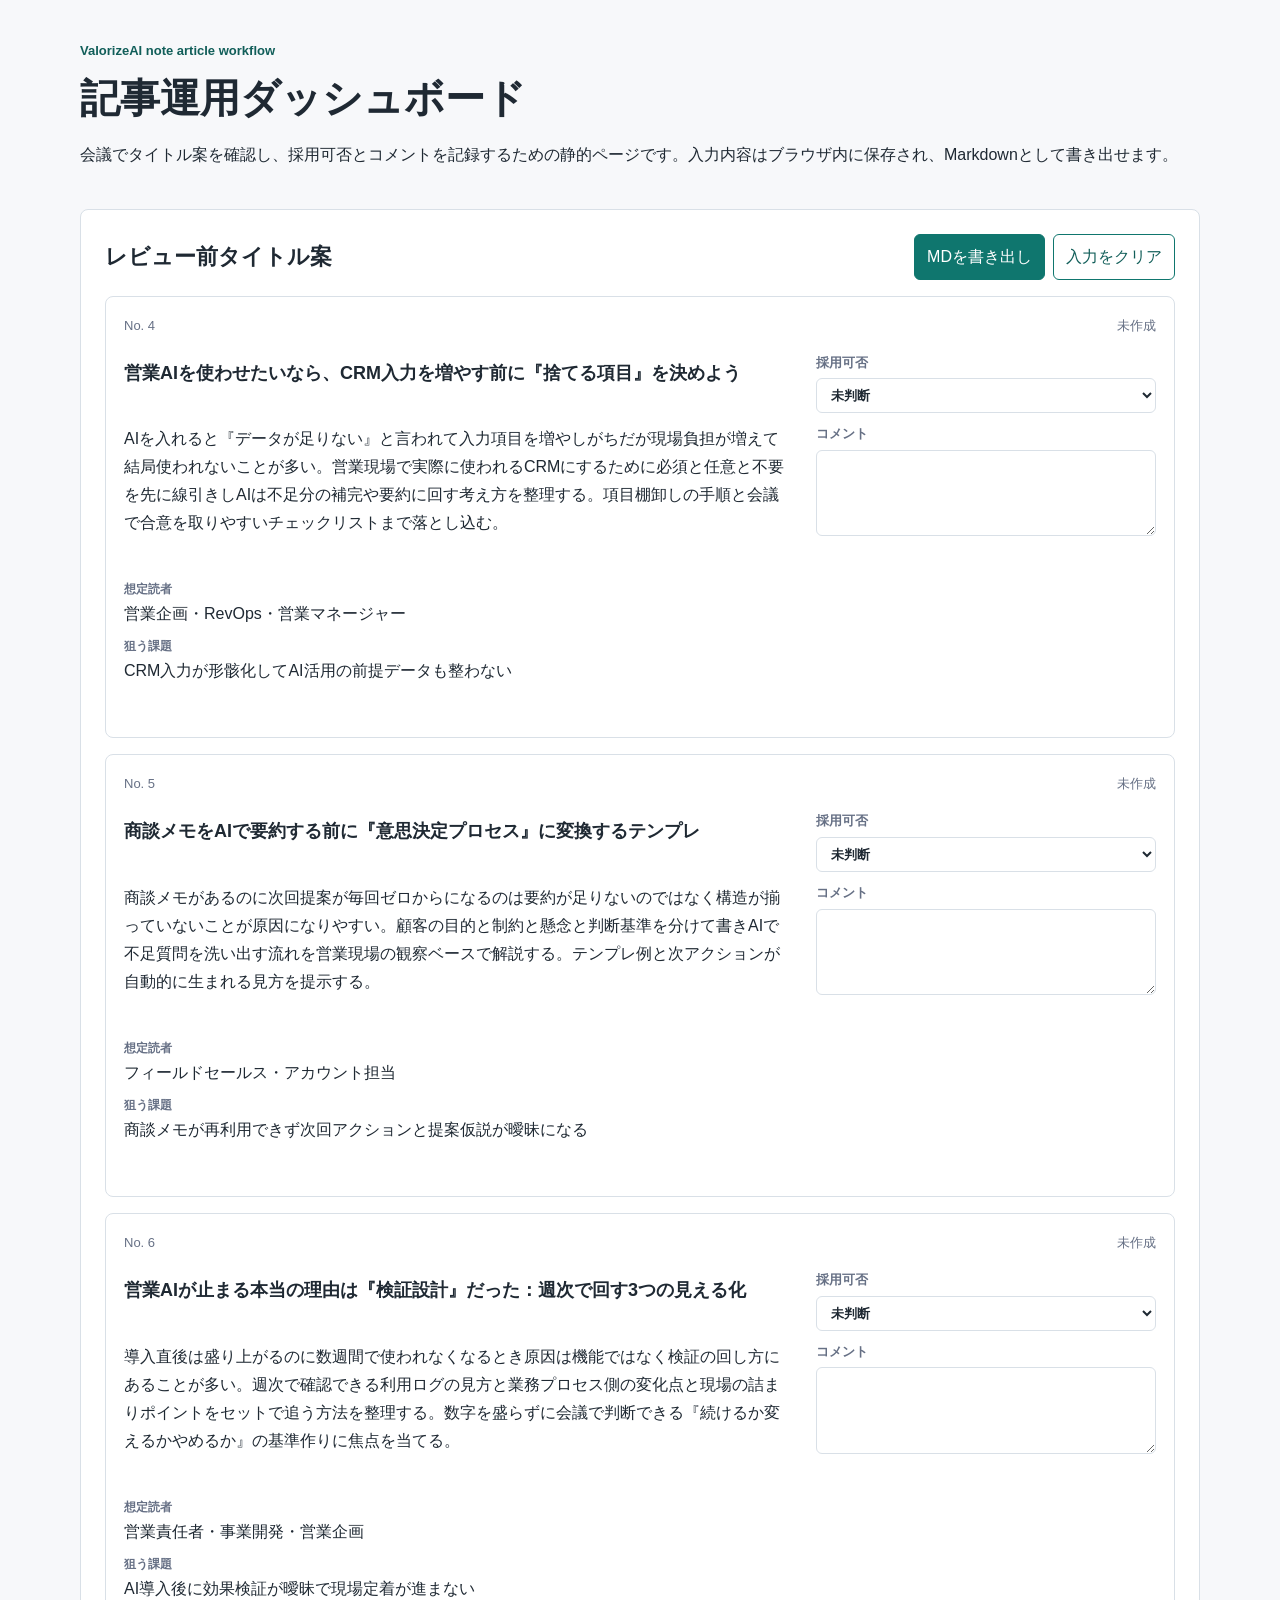
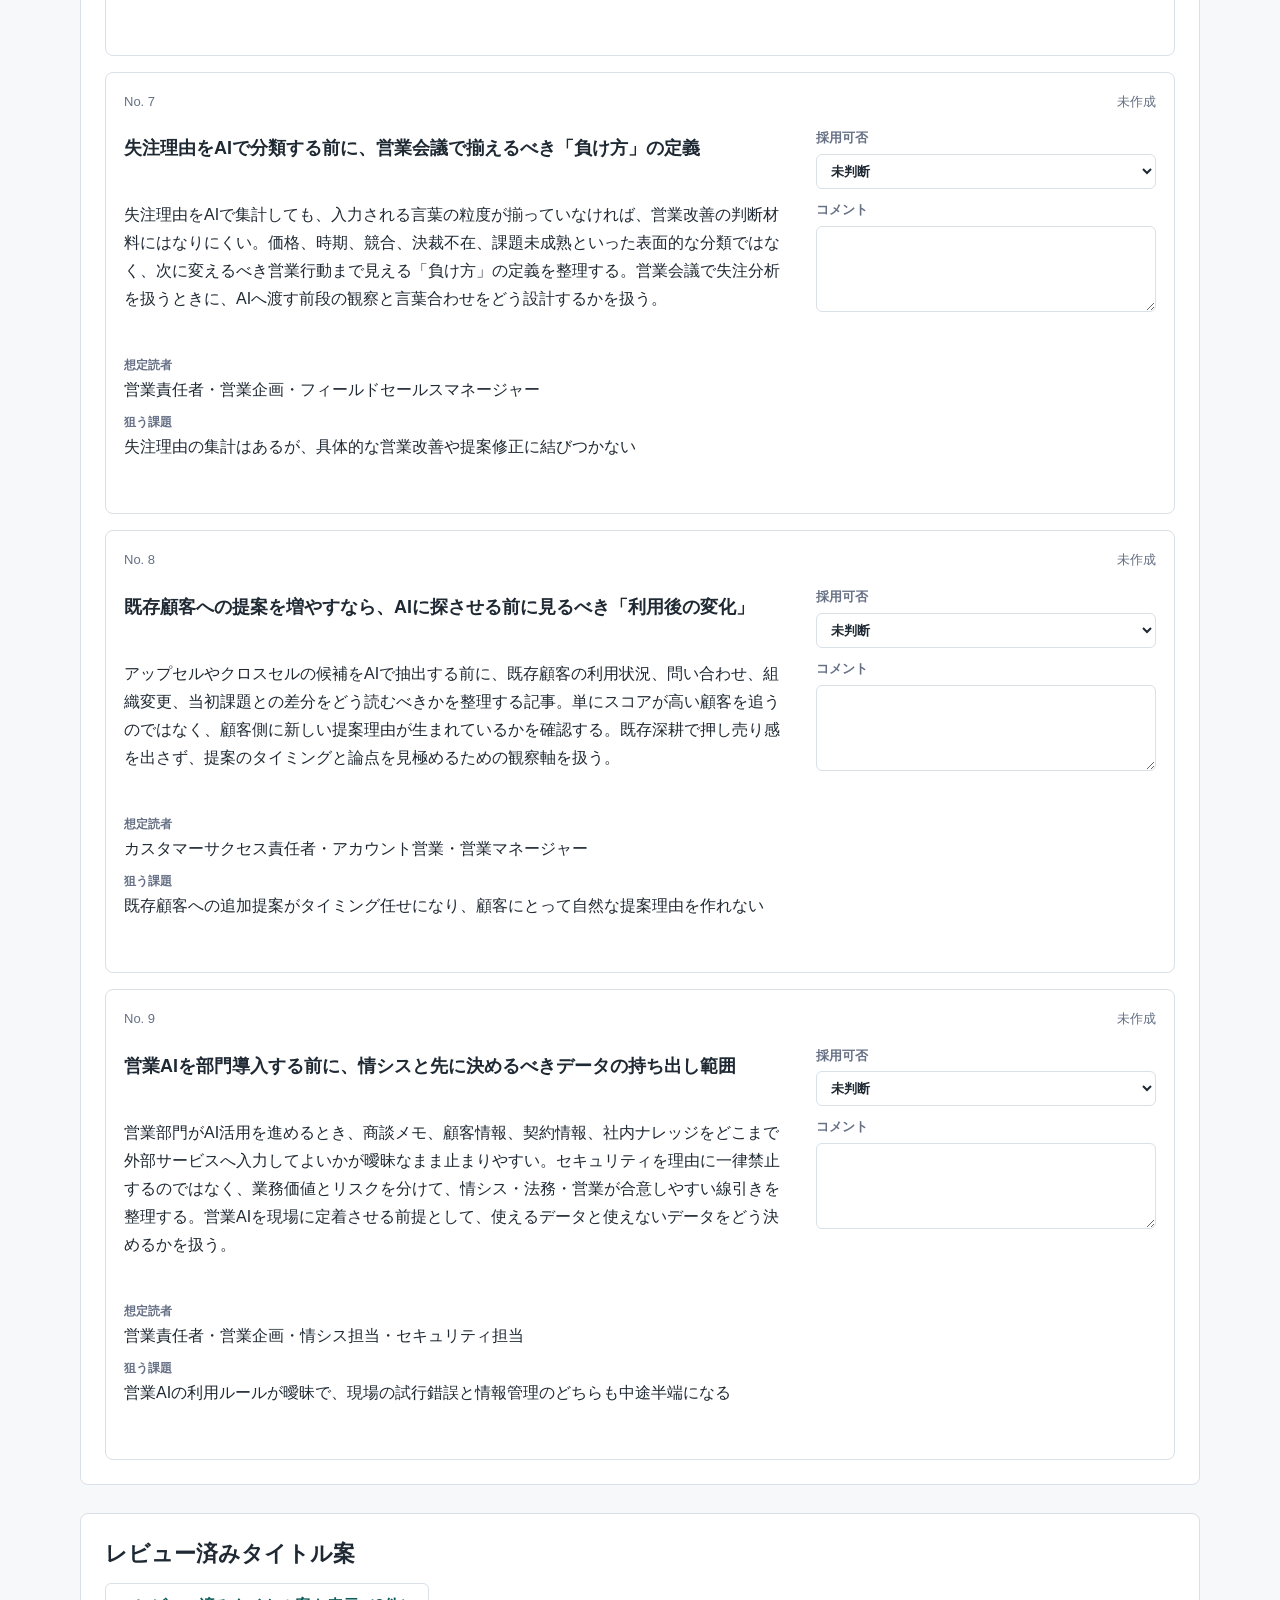
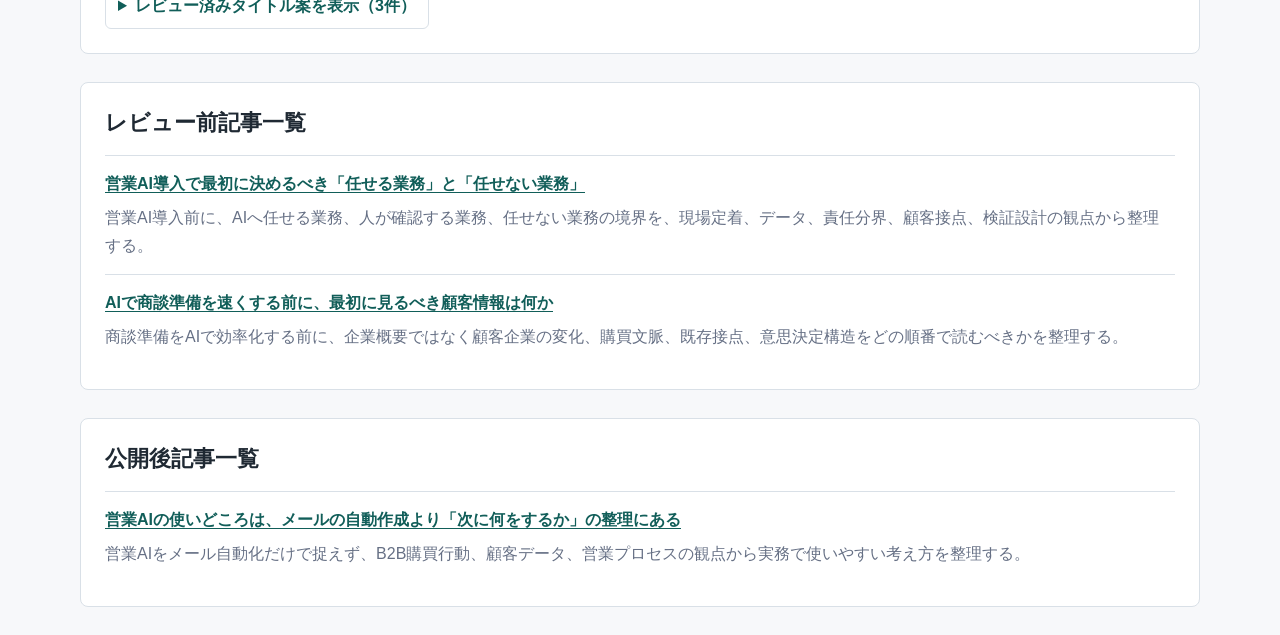
<file: index.html>
<!doctype html>
<html lang="ja">
<head>
  <meta charset="utf-8">
  <meta name="viewport" content="width=device-width, initial-scale=1">
  <meta name="robots" content="noindex, nofollow">
  <title>ValorizeAI 記事運用ダッシュボード</title>
  <meta name="description" content="タイトル案、レビュー前記事、公開後記事を確認する会議用ダッシュボードです。">
  <link rel="stylesheet" href="./styles.css">
</head><body>
  <header class="site-header">
    <p class="eyebrow">ValorizeAI note article workflow</p>
    <h1>記事運用ダッシュボード</h1>
    <p>会議でタイトル案を確認し、採用可否とコメントを記録するための静的ページです。入力内容はブラウザ内に保存され、Markdownとして書き出せます。</p>
  </header>
  <main>
    <section class="section">
      <div class="section-title">
        <h2>レビュー前タイトル案</h2>
        <div class="actions">
          <button type="button" id="exportMarkdown">MDを書き出し</button>
          <button type="button" id="clearLocal">入力をクリア</button>
        </div>
      </div>
      <div class="ideas-grid">
        <article class="idea-card" data-row-id="4" data-title="営業AIを使わせたいなら、CRM入力を増やす前に『捨てる項目』を決めよう">
          <div class="card-head">
            <span class="number">No. 4</span>
            <span class="status">未作成</span>
          </div>
          <h3>営業AIを使わせたいなら、CRM入力を増やす前に『捨てる項目』を決めよう</h3>
          <p>AIを入れると『データが足りない』と言われて入力項目を増やしがちだが現場負担が増えて結局使われないことが多い。営業現場で実際に使われるCRMにするために必須と任意と不要を先に線引きしAIは不足分の補完や要約に回す考え方を整理する。項目棚卸しの手順と会議で合意を取りやすいチェックリストまで落とし込む。</p>
          <dl>
            <div><dt>想定読者</dt><dd>営業企画・RevOps・営業マネージャー</dd></div>
            <div><dt>狙う課題</dt><dd>CRM入力が形骸化してAI活用の前提データも整わない</dd></div>
          </dl>
          <div class="review-controls">
            <label>
              採用可否
              <select data-field="decision">
                <option value="未判断" selected>未判断</option>
<option value="採用">採用</option>
<option value="不採用">不採用</option>
<option value="保留">保留</option>
              </select>
            </label>
            <label>
              コメント
              <textarea data-field="comment" rows="3"></textarea>
            </label>
          </div>
        </article>
<article class="idea-card" data-row-id="5" data-title="商談メモをAIで要約する前に『意思決定プロセス』に変換するテンプレ">
          <div class="card-head">
            <span class="number">No. 5</span>
            <span class="status">未作成</span>
          </div>
          <h3>商談メモをAIで要約する前に『意思決定プロセス』に変換するテンプレ</h3>
          <p>商談メモがあるのに次回提案が毎回ゼロからになるのは要約が足りないのではなく構造が揃っていないことが原因になりやすい。顧客の目的と制約と懸念と判断基準を分けて書きAIで不足質問を洗い出す流れを営業現場の観察ベースで解説する。テンプレ例と次アクションが自動的に生まれる見方を提示する。</p>
          <dl>
            <div><dt>想定読者</dt><dd>フィールドセールス・アカウント担当</dd></div>
            <div><dt>狙う課題</dt><dd>商談メモが再利用できず次回アクションと提案仮説が曖昧になる</dd></div>
          </dl>
          <div class="review-controls">
            <label>
              採用可否
              <select data-field="decision">
                <option value="未判断" selected>未判断</option>
<option value="採用">採用</option>
<option value="不採用">不採用</option>
<option value="保留">保留</option>
              </select>
            </label>
            <label>
              コメント
              <textarea data-field="comment" rows="3"></textarea>
            </label>
          </div>
        </article>
<article class="idea-card" data-row-id="6" data-title="営業AIが止まる本当の理由は『検証設計』だった：週次で回す3つの見える化">
          <div class="card-head">
            <span class="number">No. 6</span>
            <span class="status">未作成</span>
          </div>
          <h3>営業AIが止まる本当の理由は『検証設計』だった：週次で回す3つの見える化</h3>
          <p>導入直後は盛り上がるのに数週間で使われなくなるとき原因は機能ではなく検証の回し方にあることが多い。週次で確認できる利用ログの見方と業務プロセス側の変化点と現場の詰まりポイントをセットで追う方法を整理する。数字を盛らずに会議で判断できる『続けるか変えるかやめるか』の基準作りに焦点を当てる。</p>
          <dl>
            <div><dt>想定読者</dt><dd>営業責任者・事業開発・営業企画</dd></div>
            <div><dt>狙う課題</dt><dd>AI導入後に効果検証が曖昧で現場定着が進まない</dd></div>
          </dl>
          <div class="review-controls">
            <label>
              採用可否
              <select data-field="decision">
                <option value="未判断" selected>未判断</option>
<option value="採用">採用</option>
<option value="不採用">不採用</option>
<option value="保留">保留</option>
              </select>
            </label>
            <label>
              コメント
              <textarea data-field="comment" rows="3"></textarea>
            </label>
          </div>
        </article>
<article class="idea-card" data-row-id="7" data-title="失注理由をAIで分類する前に、営業会議で揃えるべき「負け方」の定義">
          <div class="card-head">
            <span class="number">No. 7</span>
            <span class="status">未作成</span>
          </div>
          <h3>失注理由をAIで分類する前に、営業会議で揃えるべき「負け方」の定義</h3>
          <p>失注理由をAIで集計しても、入力される言葉の粒度が揃っていなければ、営業改善の判断材料にはなりにくい。価格、時期、競合、決裁不在、課題未成熟といった表面的な分類ではなく、次に変えるべき営業行動まで見える「負け方」の定義を整理する。営業会議で失注分析を扱うときに、AIへ渡す前段の観察と言葉合わせをどう設計するかを扱う。</p>
          <dl>
            <div><dt>想定読者</dt><dd>営業責任者・営業企画・フィールドセールスマネージャー</dd></div>
            <div><dt>狙う課題</dt><dd>失注理由の集計はあるが、具体的な営業改善や提案修正に結びつかない</dd></div>
          </dl>
          <div class="review-controls">
            <label>
              採用可否
              <select data-field="decision">
                <option value="未判断" selected>未判断</option>
<option value="採用">採用</option>
<option value="不採用">不採用</option>
<option value="保留">保留</option>
              </select>
            </label>
            <label>
              コメント
              <textarea data-field="comment" rows="3"></textarea>
            </label>
          </div>
        </article>
<article class="idea-card" data-row-id="8" data-title="既存顧客への提案を増やすなら、AIに探させる前に見るべき「利用後の変化」">
          <div class="card-head">
            <span class="number">No. 8</span>
            <span class="status">未作成</span>
          </div>
          <h3>既存顧客への提案を増やすなら、AIに探させる前に見るべき「利用後の変化」</h3>
          <p>アップセルやクロスセルの候補をAIで抽出する前に、既存顧客の利用状況、問い合わせ、組織変更、当初課題との差分をどう読むべきかを整理する記事。単にスコアが高い顧客を追うのではなく、顧客側に新しい提案理由が生まれているかを確認する。既存深耕で押し売り感を出さず、提案のタイミングと論点を見極めるための観察軸を扱う。</p>
          <dl>
            <div><dt>想定読者</dt><dd>カスタマーサクセス責任者・アカウント営業・営業マネージャー</dd></div>
            <div><dt>狙う課題</dt><dd>既存顧客への追加提案がタイミング任せになり、顧客にとって自然な提案理由を作れない</dd></div>
          </dl>
          <div class="review-controls">
            <label>
              採用可否
              <select data-field="decision">
                <option value="未判断" selected>未判断</option>
<option value="採用">採用</option>
<option value="不採用">不採用</option>
<option value="保留">保留</option>
              </select>
            </label>
            <label>
              コメント
              <textarea data-field="comment" rows="3"></textarea>
            </label>
          </div>
        </article>
<article class="idea-card" data-row-id="9" data-title="営業AIを部門導入する前に、情シスと先に決めるべきデータの持ち出し範囲">
          <div class="card-head">
            <span class="number">No. 9</span>
            <span class="status">未作成</span>
          </div>
          <h3>営業AIを部門導入する前に、情シスと先に決めるべきデータの持ち出し範囲</h3>
          <p>営業部門がAI活用を進めるとき、商談メモ、顧客情報、契約情報、社内ナレッジをどこまで外部サービスへ入力してよいかが曖昧なまま止まりやすい。セキュリティを理由に一律禁止するのではなく、業務価値とリスクを分けて、情シス・法務・営業が合意しやすい線引きを整理する。営業AIを現場に定着させる前提として、使えるデータと使えないデータをどう決めるかを扱う。</p>
          <dl>
            <div><dt>想定読者</dt><dd>営業責任者・営業企画・情シス担当・セキュリティ担当</dd></div>
            <div><dt>狙う課題</dt><dd>営業AIの利用ルールが曖昧で、現場の試行錯誤と情報管理のどちらも中途半端になる</dd></div>
          </dl>
          <div class="review-controls">
            <label>
              採用可否
              <select data-field="decision">
                <option value="未判断" selected>未判断</option>
<option value="採用">採用</option>
<option value="不採用">不採用</option>
<option value="保留">保留</option>
              </select>
            </label>
            <label>
              コメント
              <textarea data-field="comment" rows="3"></textarea>
            </label>
          </div>
        </article>
      </div>
    </section>

    <section class="section compact-section reviewed-section">
      <h2>レビュー済みタイトル案</h2>
      <details class="reviewed-details">
        <summary>レビュー済みタイトル案を表示（3件）</summary>
        <ul class="reviewed-list">
<li>
          <span class="reviewed-decision">採用</span>
          <span class="reviewed-title">営業AI導入で最初に決めるべき「任せる業務」と「任せない業務」</span>
          
        </li>
<li>
          <span class="reviewed-decision">採用</span>
          <span class="reviewed-title">AIで商談準備を速くする前に、最初に見るべき顧客情報は何か</span>
          <p class="reviewed-reason">AIで適当にやらない。人間がしっかり情報収集するプロセスにAIが実際にどのように使われるのか。という点にフォーカス。</p>
        </li>
<li>
          <span class="reviewed-decision">不採用</span>
          <span class="reviewed-title">営業資料をAIで作る前に、まず整理すべき「顧客の言葉」</span>
          <p class="reviewed-reason">作成の方針上、営業資料をAIで作りましょうというのは当分触れないで良いかなと。</p>
        </li>
        </ul>
      </details>
    </section>

    <section class="section">
      <h2>レビュー前記事一覧</h2>
      <ul class="article-list">
<li>
          <div class="article-title"><a href="articles/2026-05-21-sales-ai-task-boundary.html">営業AI導入で最初に決めるべき「任せる業務」と「任せない業務」</a></div>
          <p>営業AI導入前に、AIへ任せる業務、人が確認する業務、任せない業務の境界を、現場定着、データ、責任分界、顧客接点、検証設計の観点から整理する。</p>
        </li>
<li>
          <div class="article-title"><a href="articles/2026-05-21-ai-sales-prep-customer-info.html">AIで商談準備を速くする前に、最初に見るべき顧客情報は何か</a></div>
          <p>商談準備をAIで効率化する前に、企業概要ではなく顧客企業の変化、購買文脈、既存接点、意思決定構造をどの順番で読むべきかを整理する。</p>
        </li>
      </ul>
    </section>

    <section class="section">
      <h2>公開後記事一覧</h2>
      <ul class="article-list">
<li>
          <div class="article-title"><a href="articles/01-sales-ai-next-action.html">営業AIの使いどころは、メールの自動作成より「次に何をするか」の整理にある</a></div>
          <p>営業AIをメール自動化だけで捉えず、B2B購買行動、顧客データ、営業プロセスの観点から実務で使いやすい考え方を整理する。</p>
        </li>
      </ul>
    </section>
  </main>
  <script src="./review.js"></script>
</body>
</html>
</file>
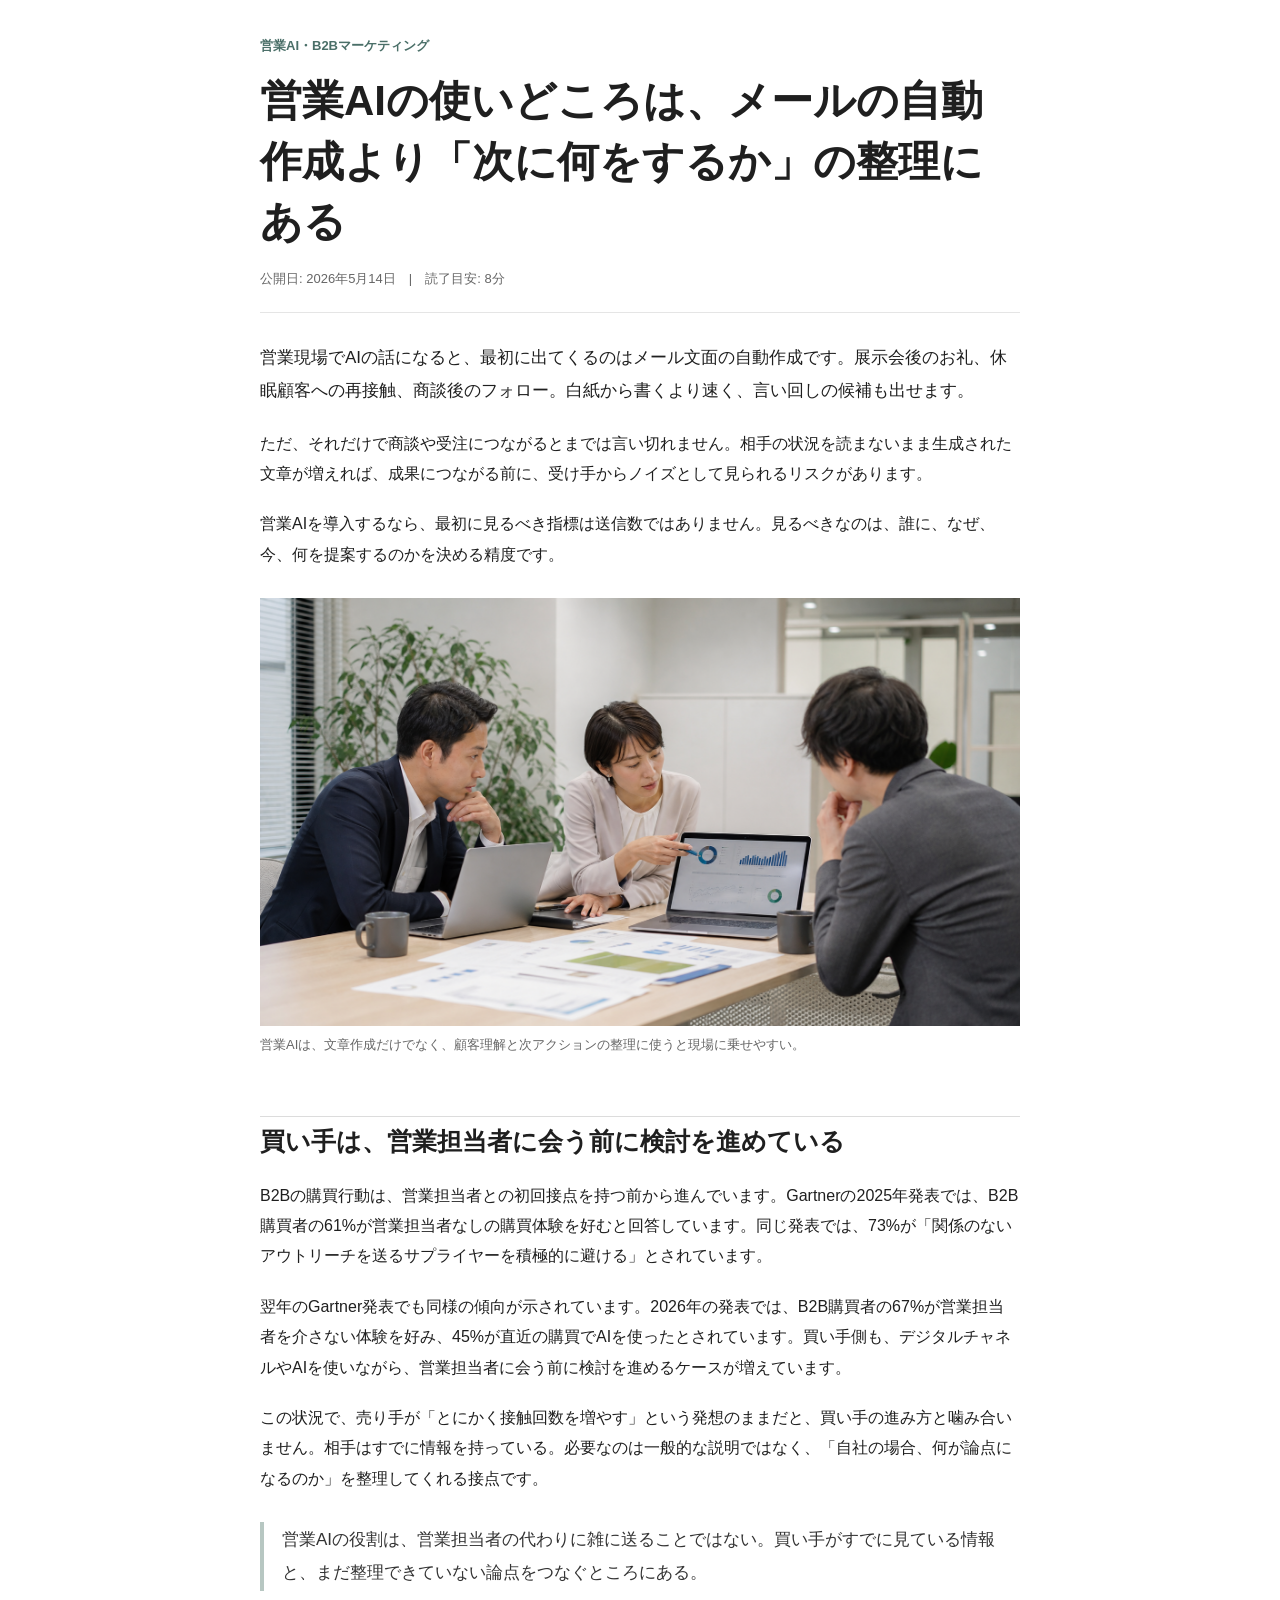
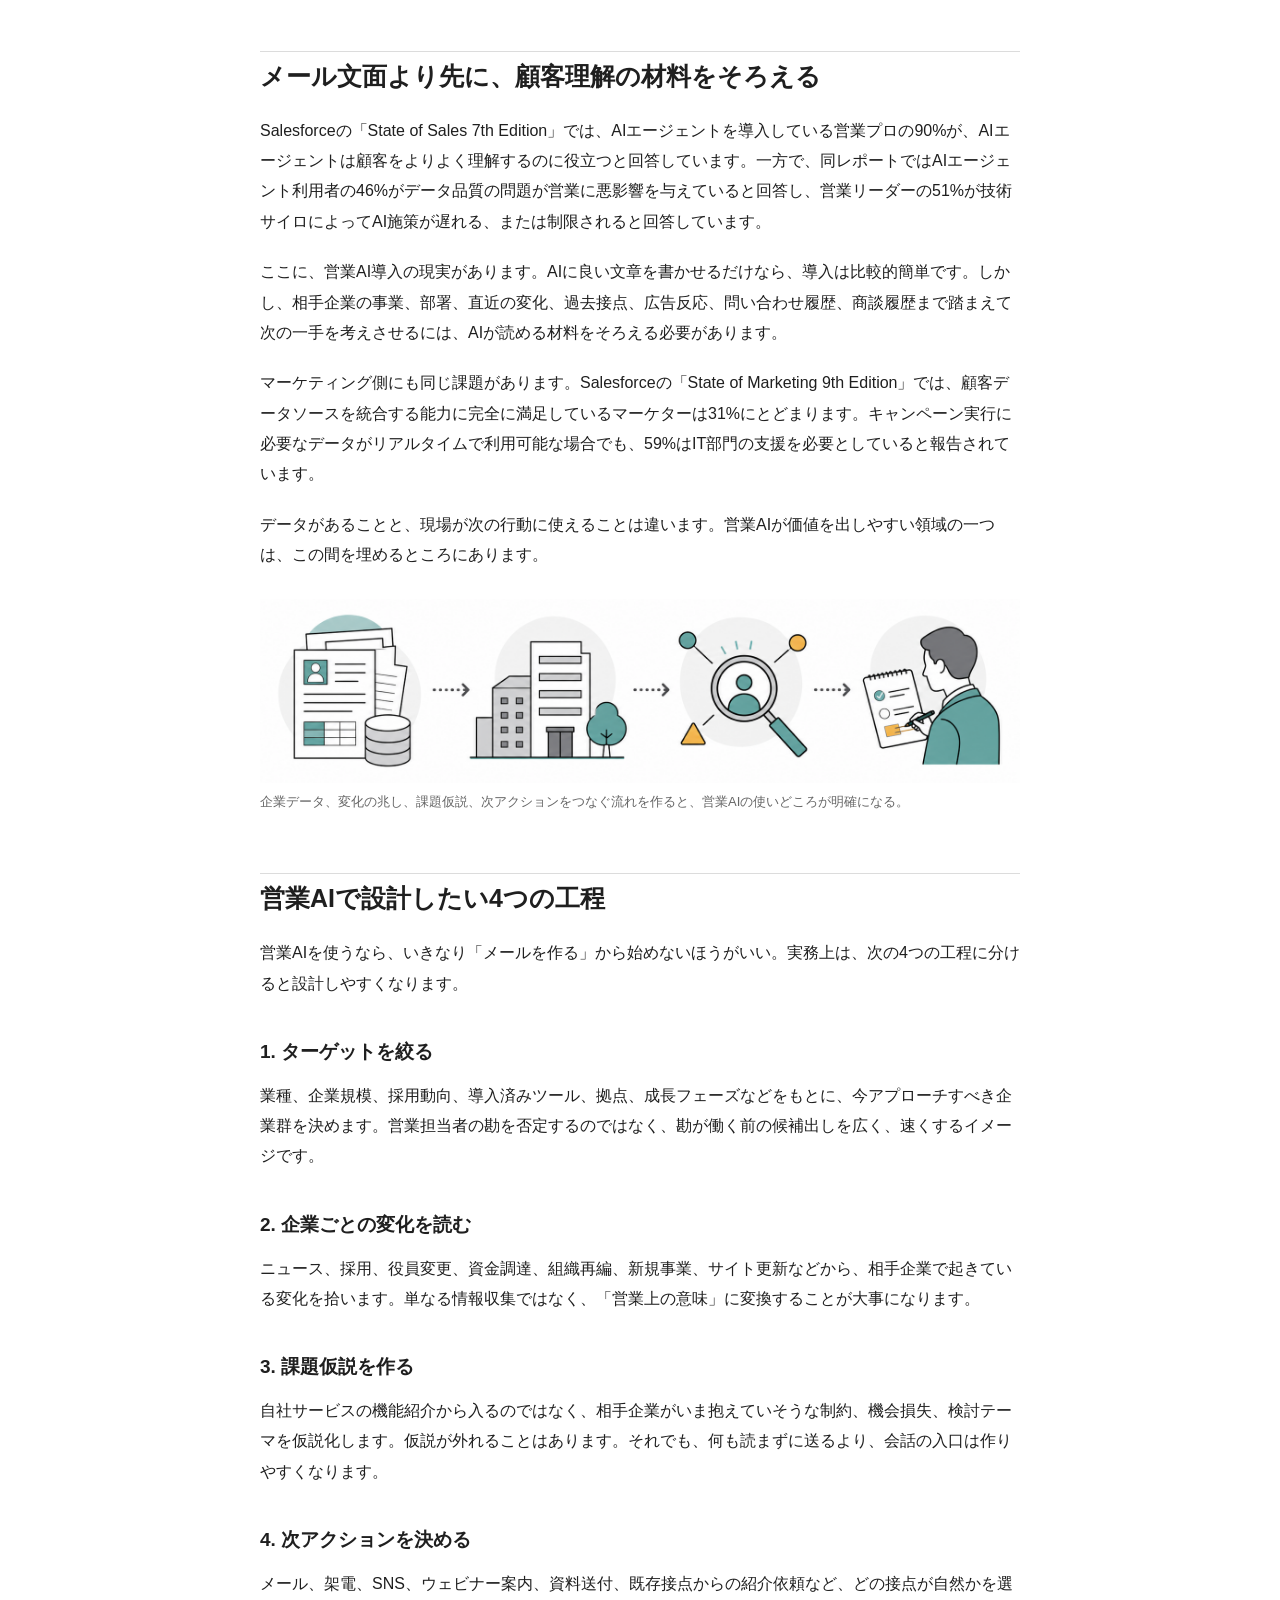
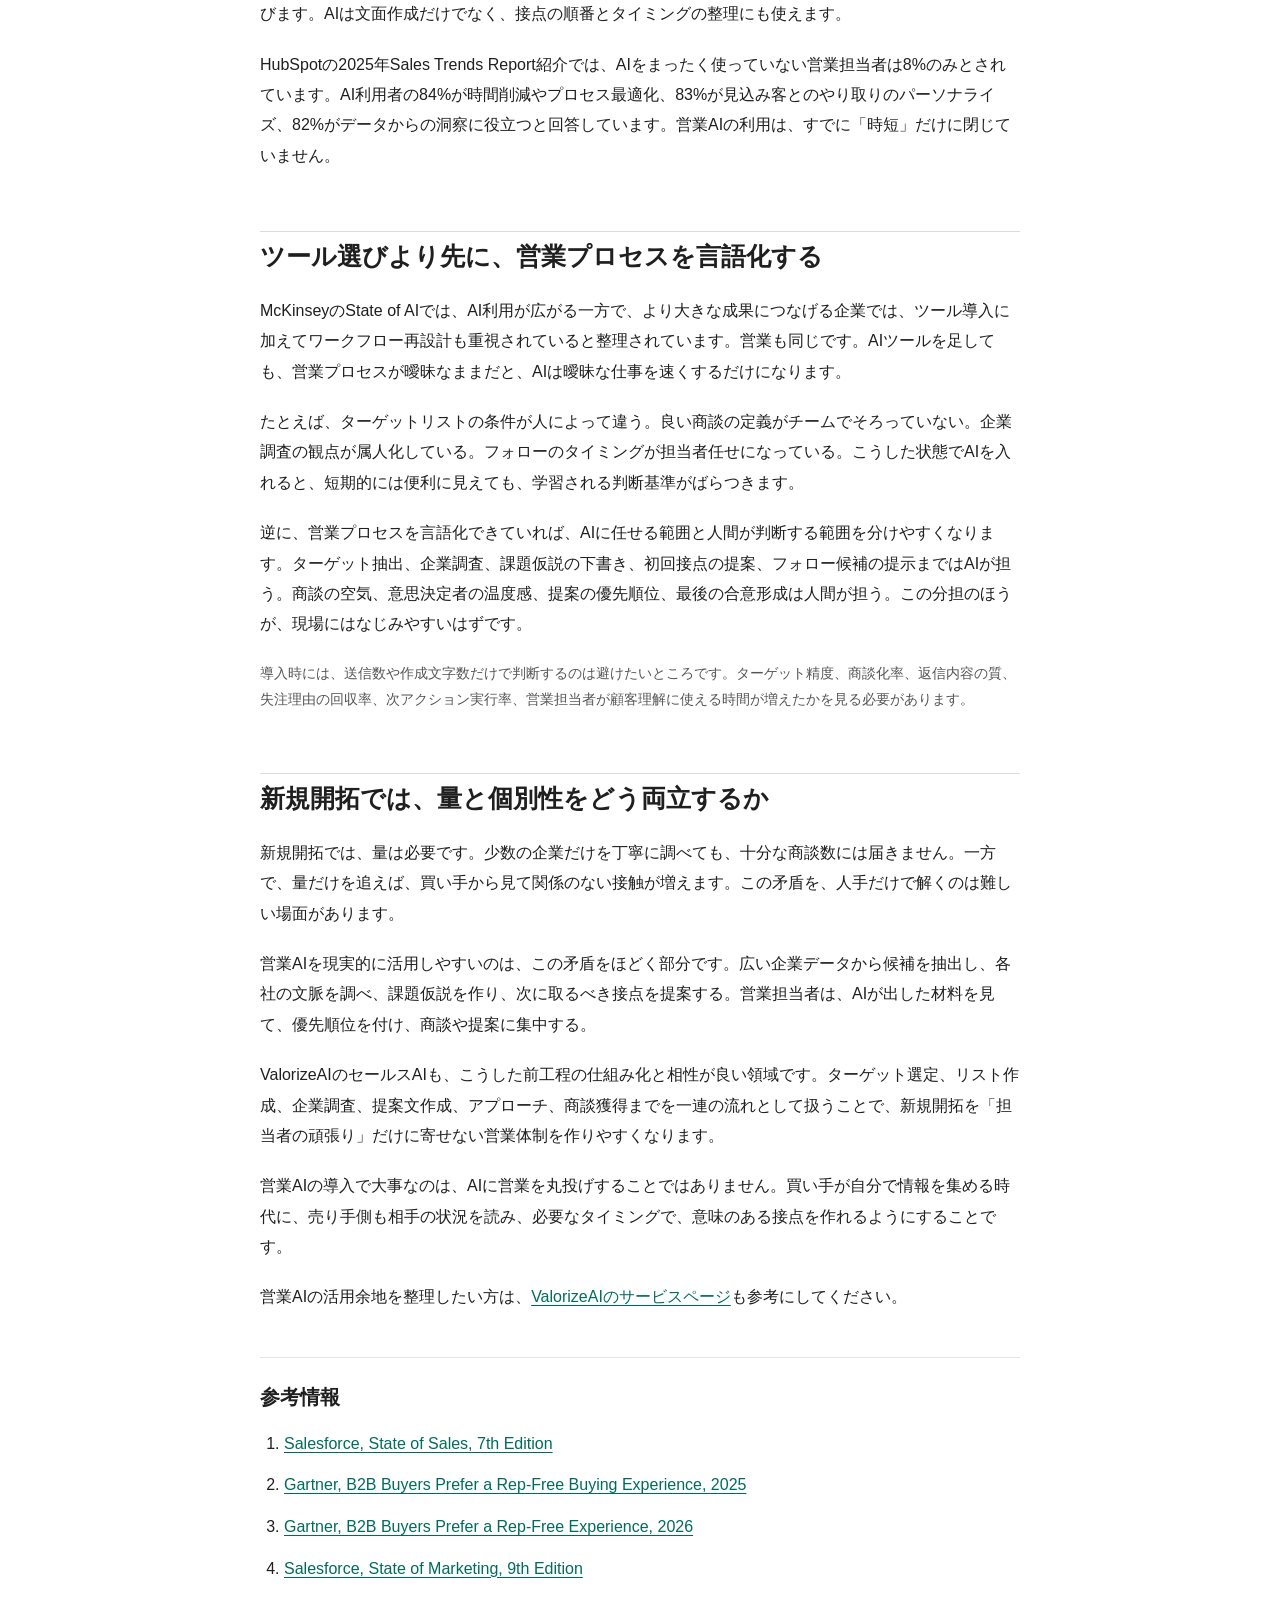
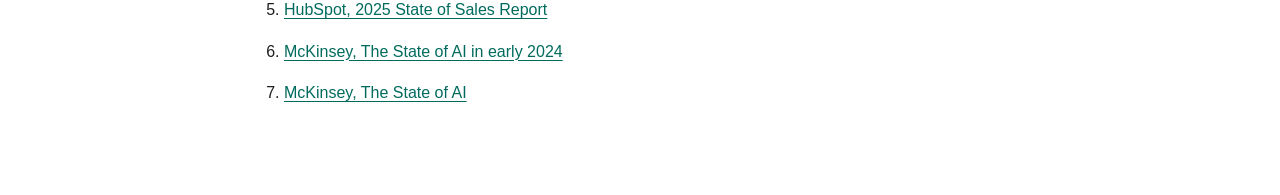
<file: articles/01-sales-ai-next-action.html>
<!doctype html>
<html lang="ja">
<head>
  <meta name="robots" content="noindex, nofollow">
  <meta charset="utf-8">
  <meta name="viewport" content="width=device-width, initial-scale=1">
  <title>営業AIの使いどころは、メールの自動作成より「次に何をするか」の整理にある</title>
  <meta name="description" content="営業AIをメール自動化だけで捉えると、受け手からノイズとして見られるリスクがある。B2B購買行動、顧客データ、営業プロセスの観点から、実務で使いやすい営業AIの考え方を整理する。">
  <style>
    body {
      margin: 0;
      background: #ffffff;
      color: #1f1f1f;
      font-family: -apple-system, BlinkMacSystemFont, "Hiragino Sans", "Yu Gothic", "YuGothic", Meiryo, sans-serif;
      line-height: 1.9;
      letter-spacing: 0;
    }

    header,
    main {
      width: min(760px, calc(100% - 32px));
      margin: 0 auto;
    }

    header {
      padding: 34px 0 20px;
      border-bottom: 1px solid #e5e5e5;
    }

    .category {
      margin: 0 0 12px;
      color: #4a6f68;
      font-size: 13px;
      font-weight: 700;
    }

    h1 {
      margin: 0;
      font-size: clamp(28px, 4.8vw, 42px);
      line-height: 1.45;
      font-weight: 700;
      letter-spacing: 0;
    }

    .meta {
      margin: 14px 0 0;
      color: #666666;
      font-size: 13px;
    }

    main {
      padding: 28px 0 64px;
    }

    p {
      margin: 0 0 1.25em;
      font-size: 16px;
    }

    .lead {
      font-size: 17px;
      line-height: 1.95;
    }

    h2 {
      margin: 2.4em 0 0.8em;
      padding-top: 0.2em;
      font-size: 25px;
      line-height: 1.55;
      border-top: 1px solid #dcdcdc;
      letter-spacing: 0;
    }

    h3 {
      margin: 2em 0 0.7em;
      font-size: 19px;
      line-height: 1.6;
      letter-spacing: 0;
    }

    figure {
      margin: 28px 0 34px;
    }

    img {
      max-width: 100%;
      height: auto;
      display: block;
    }

    figcaption {
      margin-top: 8px;
      color: #666666;
      font-size: 13px;
      line-height: 1.7;
    }

    blockquote {
      margin: 28px 0;
      padding: 2px 0 2px 18px;
      border-left: 4px solid #b7c7c2;
      color: #333333;
      font-size: 17px;
    }

    ul,
    ol {
      margin: 0 0 1.4em;
      padding-left: 1.5em;
    }

    li {
      margin: 0 0 0.7em;
    }

    a {
      color: #006b5d;
      text-underline-offset: 3px;
    }

    .note {
      color: #555555;
      font-size: 14px;
    }

    .references {
      margin-top: 44px;
      padding-top: 20px;
      border-top: 1px solid #e5e5e5;
    }

    .references h2 {
      margin-top: 0;
      border-top: 0;
      font-size: 20px;
    }
  </style>
</head>
<body>
  <header>
    <p class="category">営業AI・B2Bマーケティング</p>
    <h1>営業AIの使いどころは、メールの自動作成より「次に何をするか」の整理にある</h1>
    <p class="meta">公開日: 2026年5月14日　|　読了目安: 8分</p>
  </header>

  <main>
    <p class="lead">営業現場でAIの話になると、最初に出てくるのはメール文面の自動作成です。展示会後のお礼、休眠顧客への再接触、商談後のフォロー。白紙から書くより速く、言い回しの候補も出せます。</p>

    <p>ただ、それだけで商談や受注につながるとまでは言い切れません。相手の状況を読まないまま生成された文章が増えれば、成果につながる前に、受け手からノイズとして見られるリスクがあります。</p>

    <p>営業AIを導入するなら、最初に見るべき指標は送信数ではありません。見るべきなのは、誰に、なぜ、今、何を提案するのかを決める精度です。</p>

    <figure>
      <img src="../assets/sales-ai-team-review.png" alt="営業とマーケティングの担当者が顧客データを確認しながら次のアクションを検討している様子">
      <figcaption>営業AIは、文章作成だけでなく、顧客理解と次アクションの整理に使うと現場に乗せやすい。</figcaption>
    </figure>

    <h2>買い手は、営業担当者に会う前に検討を進めている</h2>

    <p>B2Bの購買行動は、営業担当者との初回接点を持つ前から進んでいます。Gartnerの2025年発表では、B2B購買者の61%が営業担当者なしの購買体験を好むと回答しています。同じ発表では、73%が「関係のないアウトリーチを送るサプライヤーを積極的に避ける」とされています。</p>

    <p>翌年のGartner発表でも同様の傾向が示されています。2026年の発表では、B2B購買者の67%が営業担当者を介さない体験を好み、45%が直近の購買でAIを使ったとされています。買い手側も、デジタルチャネルやAIを使いながら、営業担当者に会う前に検討を進めるケースが増えています。</p>

    <p>この状況で、売り手が「とにかく接触回数を増やす」という発想のままだと、買い手の進み方と噛み合いません。相手はすでに情報を持っている。必要なのは一般的な説明ではなく、「自社の場合、何が論点になるのか」を整理してくれる接点です。</p>

    <blockquote>
      営業AIの役割は、営業担当者の代わりに雑に送ることではない。買い手がすでに見ている情報と、まだ整理できていない論点をつなぐところにある。
    </blockquote>

    <h2>メール文面より先に、顧客理解の材料をそろえる</h2>

    <p>Salesforceの「State of Sales 7th Edition」では、AIエージェントを導入している営業プロの90%が、AIエージェントは顧客をよりよく理解するのに役立つと回答しています。一方で、同レポートではAIエージェント利用者の46%がデータ品質の問題が営業に悪影響を与えていると回答し、営業リーダーの51%が技術サイロによってAI施策が遅れる、または制限されると回答しています。</p>

    <p>ここに、営業AI導入の現実があります。AIに良い文章を書かせるだけなら、導入は比較的簡単です。しかし、相手企業の事業、部署、直近の変化、過去接点、広告反応、問い合わせ履歴、商談履歴まで踏まえて次の一手を考えさせるには、AIが読める材料をそろえる必要があります。</p>

    <p>マーケティング側にも同じ課題があります。Salesforceの「State of Marketing 9th Edition」では、顧客データソースを統合する能力に完全に満足しているマーケターは31%にとどまります。キャンペーン実行に必要なデータがリアルタイムで利用可能な場合でも、59%はIT部門の支援を必要としていると報告されています。</p>

    <p>データがあることと、現場が次の行動に使えることは違います。営業AIが価値を出しやすい領域の一つは、この間を埋めるところにあります。</p>

    <figure>
      <img src="../assets/sales-ai-action-flow.png" alt="企業データから変化の兆しを読み、課題仮説と次の営業アクションにつなげる流れ">
      <figcaption>企業データ、変化の兆し、課題仮説、次アクションをつなぐ流れを作ると、営業AIの使いどころが明確になる。</figcaption>
    </figure>

    <h2>営業AIで設計したい4つの工程</h2>

    <p>営業AIを使うなら、いきなり「メールを作る」から始めないほうがいい。実務上は、次の4つの工程に分けると設計しやすくなります。</p>

    <h3>1. ターゲットを絞る</h3>
    <p>業種、企業規模、採用動向、導入済みツール、拠点、成長フェーズなどをもとに、今アプローチすべき企業群を決めます。営業担当者の勘を否定するのではなく、勘が働く前の候補出しを広く、速くするイメージです。</p>

    <h3>2. 企業ごとの変化を読む</h3>
    <p>ニュース、採用、役員変更、資金調達、組織再編、新規事業、サイト更新などから、相手企業で起きている変化を拾います。単なる情報収集ではなく、「営業上の意味」に変換することが大事になります。</p>

    <h3>3. 課題仮説を作る</h3>
    <p>自社サービスの機能紹介から入るのではなく、相手企業がいま抱えていそうな制約、機会損失、検討テーマを仮説化します。仮説が外れることはあります。それでも、何も読まずに送るより、会話の入口は作りやすくなります。</p>

    <h3>4. 次アクションを決める</h3>
    <p>メール、架電、SNS、ウェビナー案内、資料送付、既存接点からの紹介依頼など、どの接点が自然かを選びます。AIは文面作成だけでなく、接点の順番とタイミングの整理にも使えます。</p>

    <p>HubSpotの2025年Sales Trends Report紹介では、AIをまったく使っていない営業担当者は8%のみとされています。AI利用者の84%が時間削減やプロセス最適化、83%が見込み客とのやり取りのパーソナライズ、82%がデータからの洞察に役立つと回答しています。営業AIの利用は、すでに「時短」だけに閉じていません。</p>

    <h2>ツール選びより先に、営業プロセスを言語化する</h2>

    <p>McKinseyのState of AIでは、AI利用が広がる一方で、より大きな成果につなげる企業では、ツール導入に加えてワークフロー再設計も重視されていると整理されています。営業も同じです。AIツールを足しても、営業プロセスが曖昧なままだと、AIは曖昧な仕事を速くするだけになります。</p>

    <p>たとえば、ターゲットリストの条件が人によって違う。良い商談の定義がチームでそろっていない。企業調査の観点が属人化している。フォローのタイミングが担当者任せになっている。こうした状態でAIを入れると、短期的には便利に見えても、学習される判断基準がばらつきます。</p>

    <p>逆に、営業プロセスを言語化できていれば、AIに任せる範囲と人間が判断する範囲を分けやすくなります。ターゲット抽出、企業調査、課題仮説の下書き、初回接点の提案、フォロー候補の提示まではAIが担う。商談の空気、意思決定者の温度感、提案の優先順位、最後の合意形成は人間が担う。この分担のほうが、現場にはなじみやすいはずです。</p>

    <p class="note">導入時には、送信数や作成文字数だけで判断するのは避けたいところです。ターゲット精度、商談化率、返信内容の質、失注理由の回収率、次アクション実行率、営業担当者が顧客理解に使える時間が増えたかを見る必要があります。</p>

    <h2>新規開拓では、量と個別性をどう両立するか</h2>

    <p>新規開拓では、量は必要です。少数の企業だけを丁寧に調べても、十分な商談数には届きません。一方で、量だけを追えば、買い手から見て関係のない接触が増えます。この矛盾を、人手だけで解くのは難しい場面があります。</p>

    <p>営業AIを現実的に活用しやすいのは、この矛盾をほどく部分です。広い企業データから候補を抽出し、各社の文脈を調べ、課題仮説を作り、次に取るべき接点を提案する。営業担当者は、AIが出した材料を見て、優先順位を付け、商談や提案に集中する。</p>

    <p>ValorizeAIのセールスAIも、こうした前工程の仕組み化と相性が良い領域です。ターゲット選定、リスト作成、企業調査、提案文作成、アプローチ、商談獲得までを一連の流れとして扱うことで、新規開拓を「担当者の頑張り」だけに寄せない営業体制を作りやすくなります。</p>

    <p>営業AIの導入で大事なのは、AIに営業を丸投げすることではありません。買い手が自分で情報を集める時代に、売り手側も相手の状況を読み、必要なタイミングで、意味のある接点を作れるようにすることです。</p>

    <p>営業AIの活用余地を整理したい方は、<a href="https://sales-ai.valorize-ai.com/">ValorizeAIのサービスページ</a>も参考にしてください。</p>

    <section class="references">
      <h2>参考情報</h2>
      <ol>
        <li><a href="https://www.salesforce.com/en-us/wp-content/uploads/sites/4/documents/reports/sales/salesforce-state-of-sales-report-2026.pdf">Salesforce, State of Sales, 7th Edition</a></li>
        <li><a href="https://www.gartner.com/en/newsroom/press-releases/2025-06-25-gartner-sales-survey-finds-61-percent-of-b2b-buyers-prefer-a-rep-free-buying-experience">Gartner, B2B Buyers Prefer a Rep-Free Buying Experience, 2025</a></li>
        <li><a href="https://www.gartner.com/en/newsroom/press-releases/2026-03-09-gartner-sales-survey-finds-67-percent-of-b2b-buyers-prefer-a-rep-free-experience">Gartner, B2B Buyers Prefer a Rep-Free Experience, 2026</a></li>
        <li><a href="https://www.salesforce.com/content/dam/web/en_us/www/documents/marketingcloud/S-MC-State-of-Marketing-Report-9th-Edition-c.pdf">Salesforce, State of Marketing, 9th Edition</a></li>
        <li><a href="https://blog.hubspot.com/sales/hubspot-sales-strategy-report">HubSpot, 2025 State of Sales Report</a></li>
        <li><a href="https://www.mckinsey.com/capabilities/quantumblack/our-insights/the-state-of-ai-2024">McKinsey, The State of AI in early 2024</a></li>
        <li><a href="https://www.mckinsey.com/capabilities/quantumblack/our-insights/the-state-of-ai">McKinsey, The State of AI</a></li>
      </ol>
    </section>
  </main>
</body>
</html>
</file>
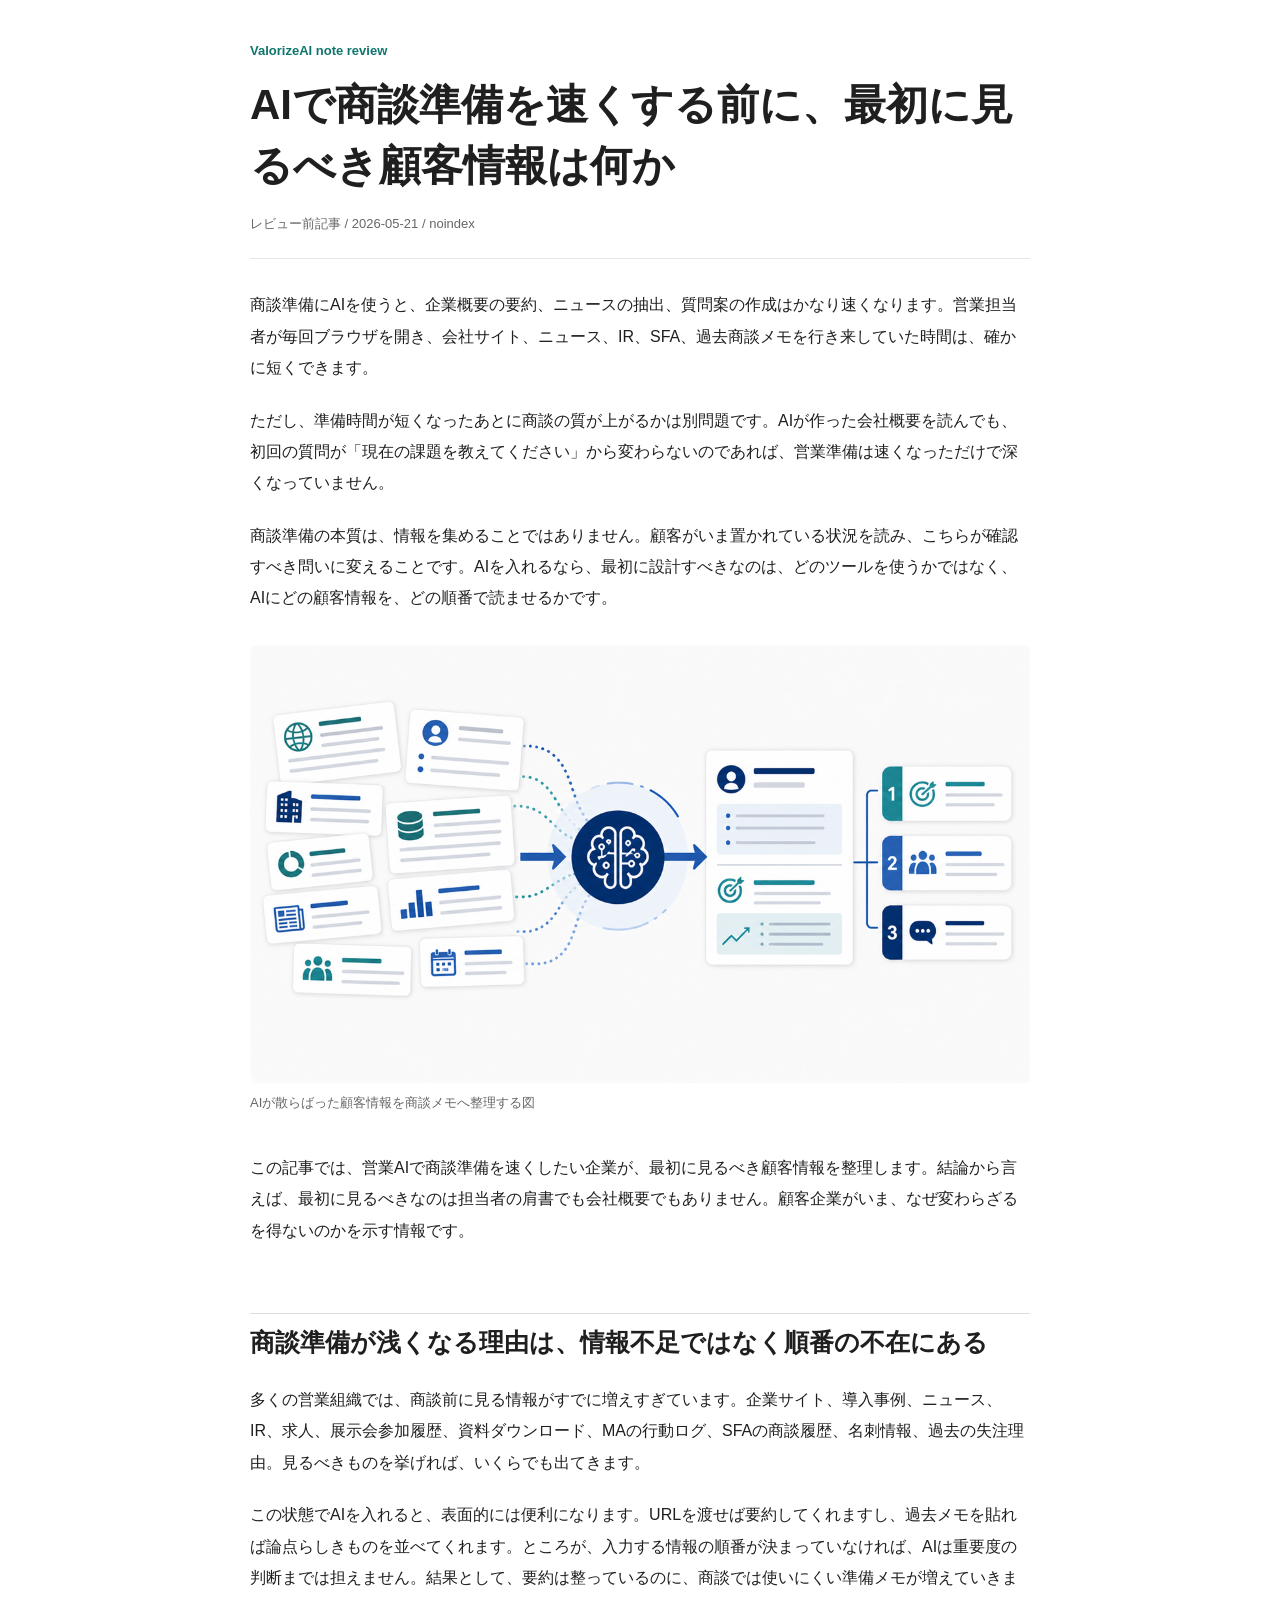
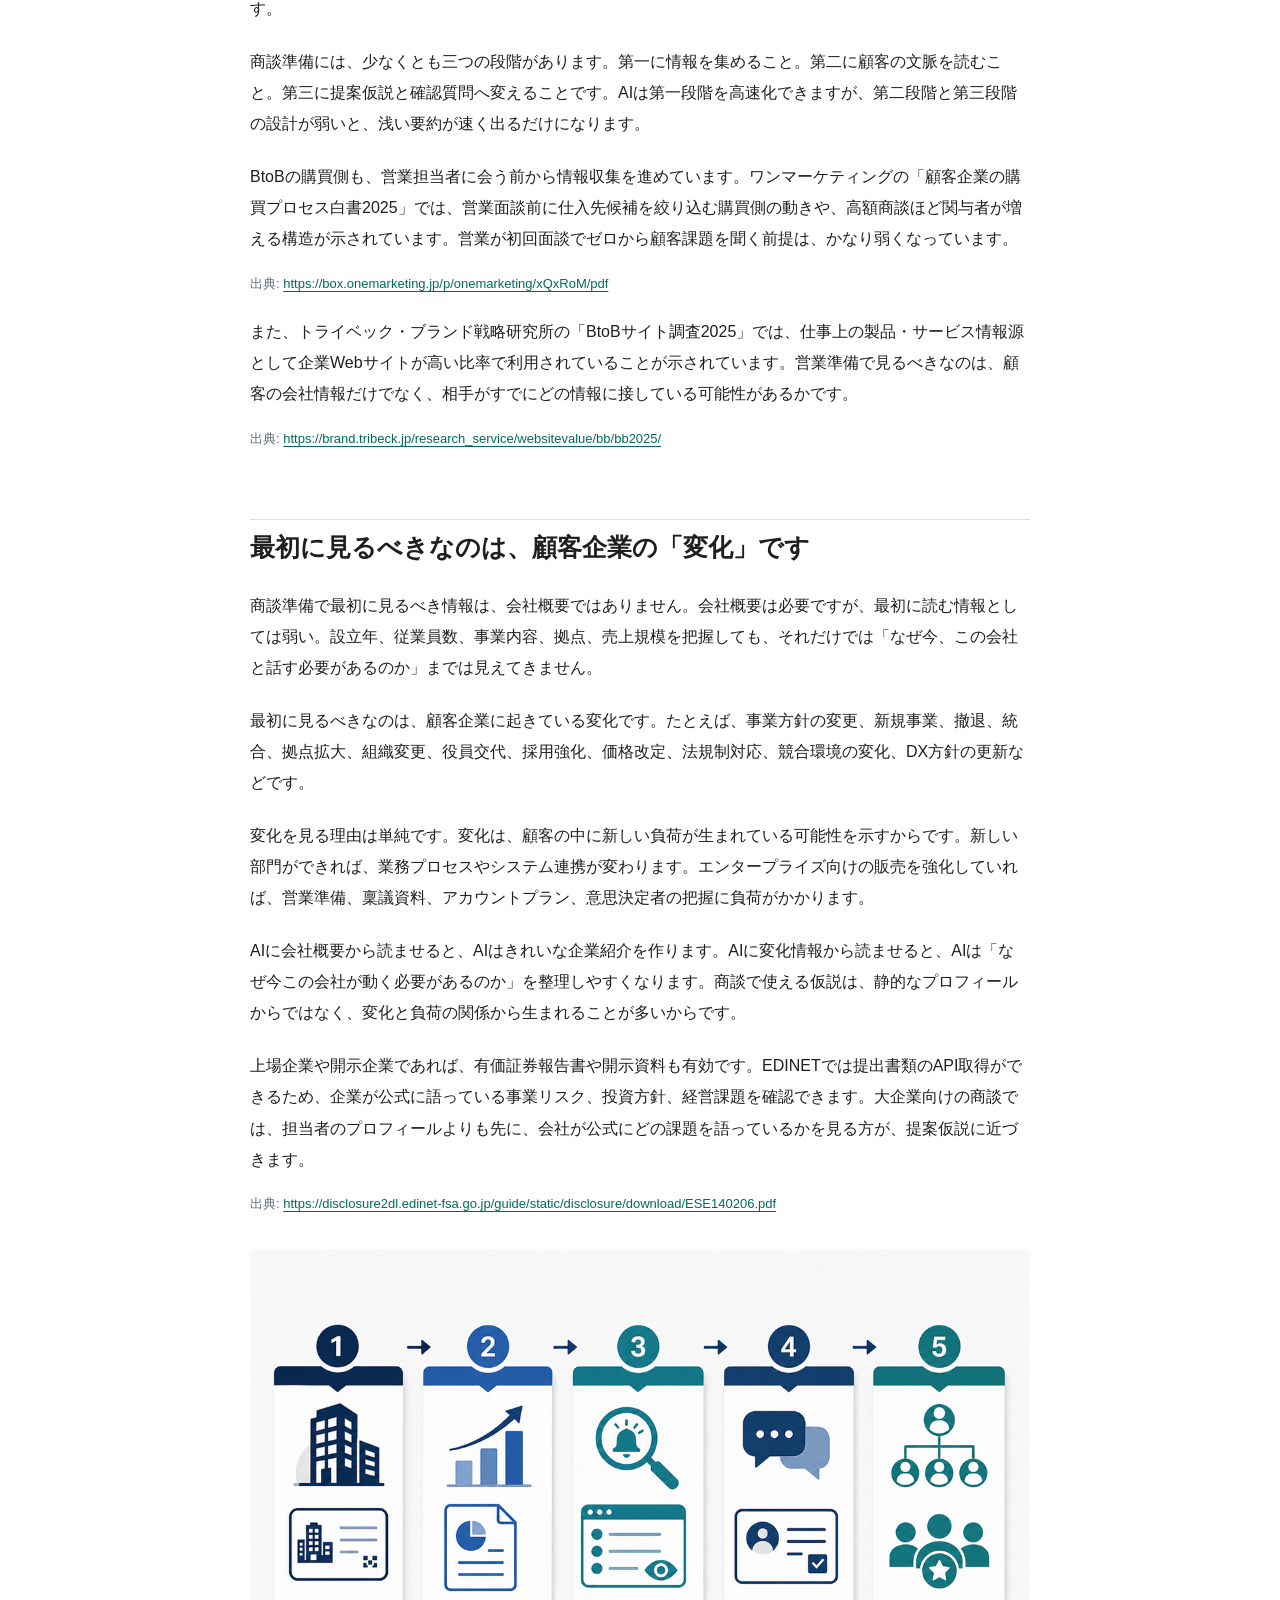
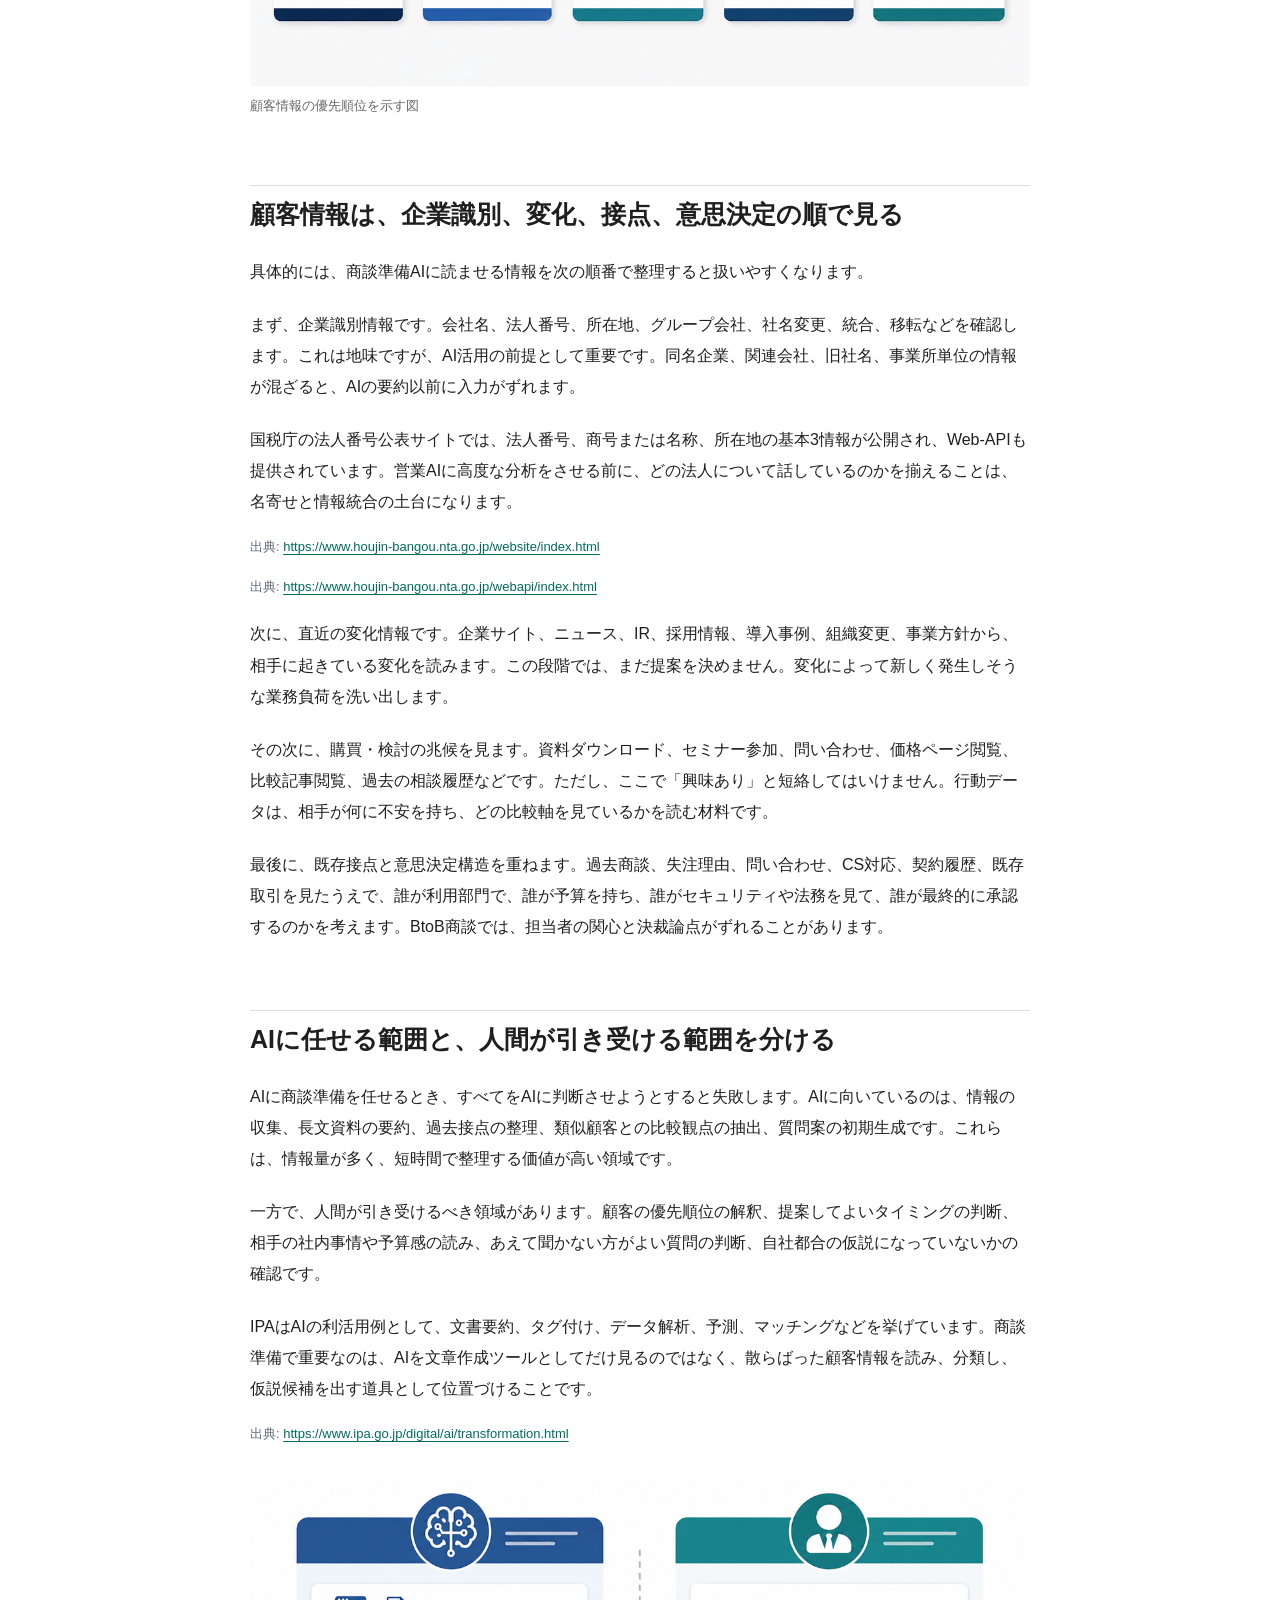
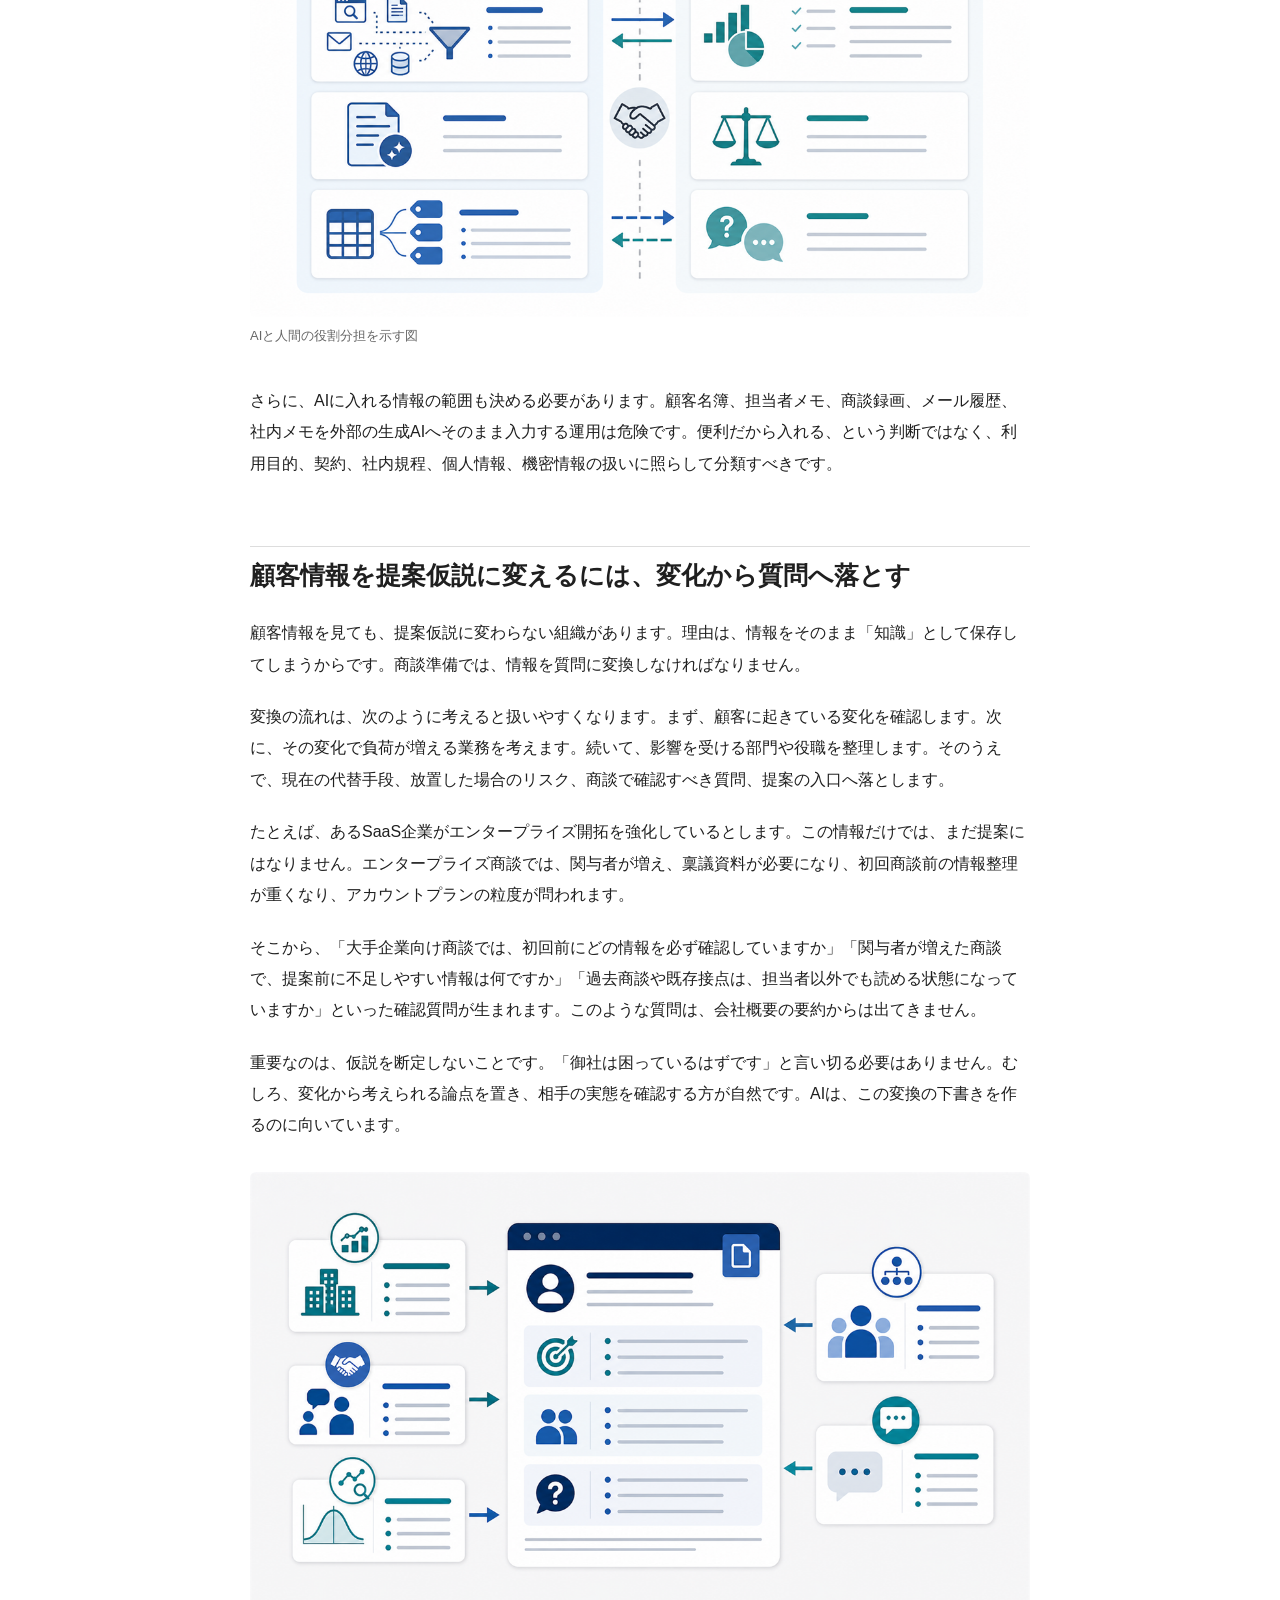
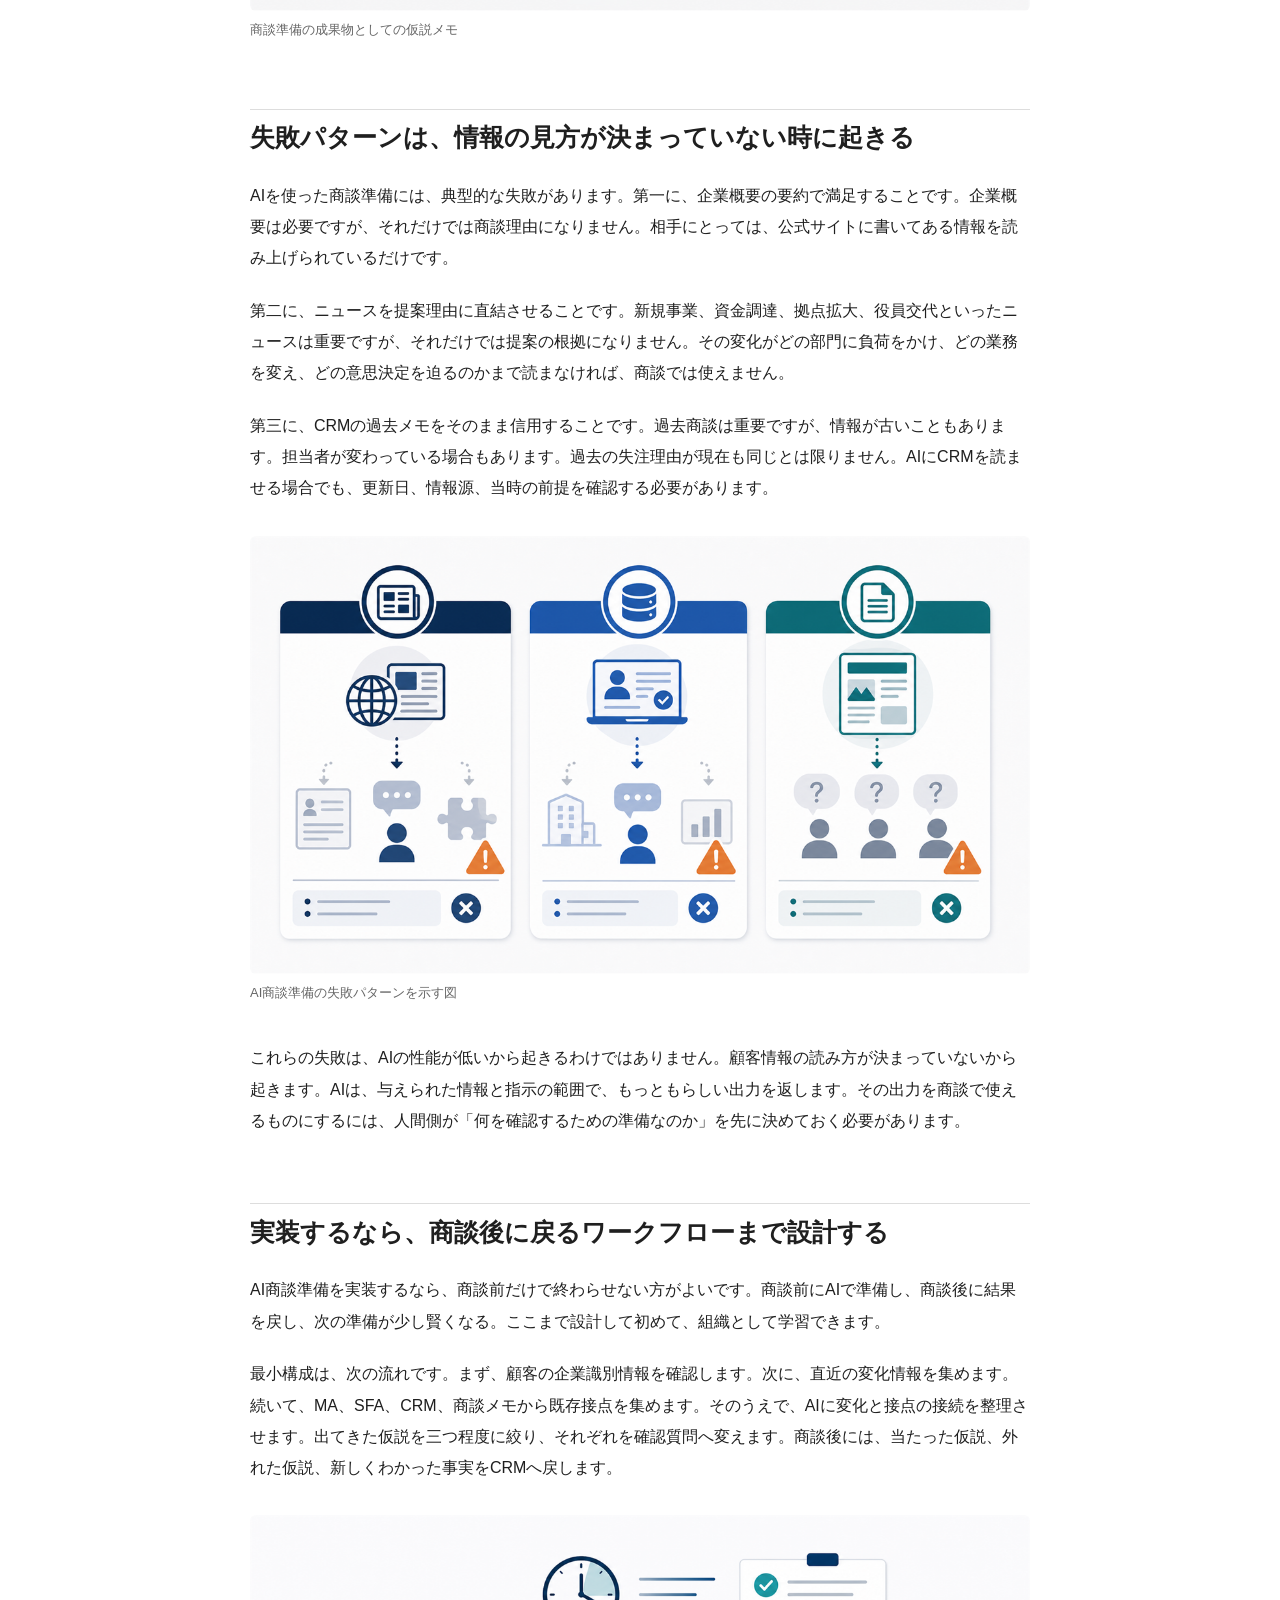
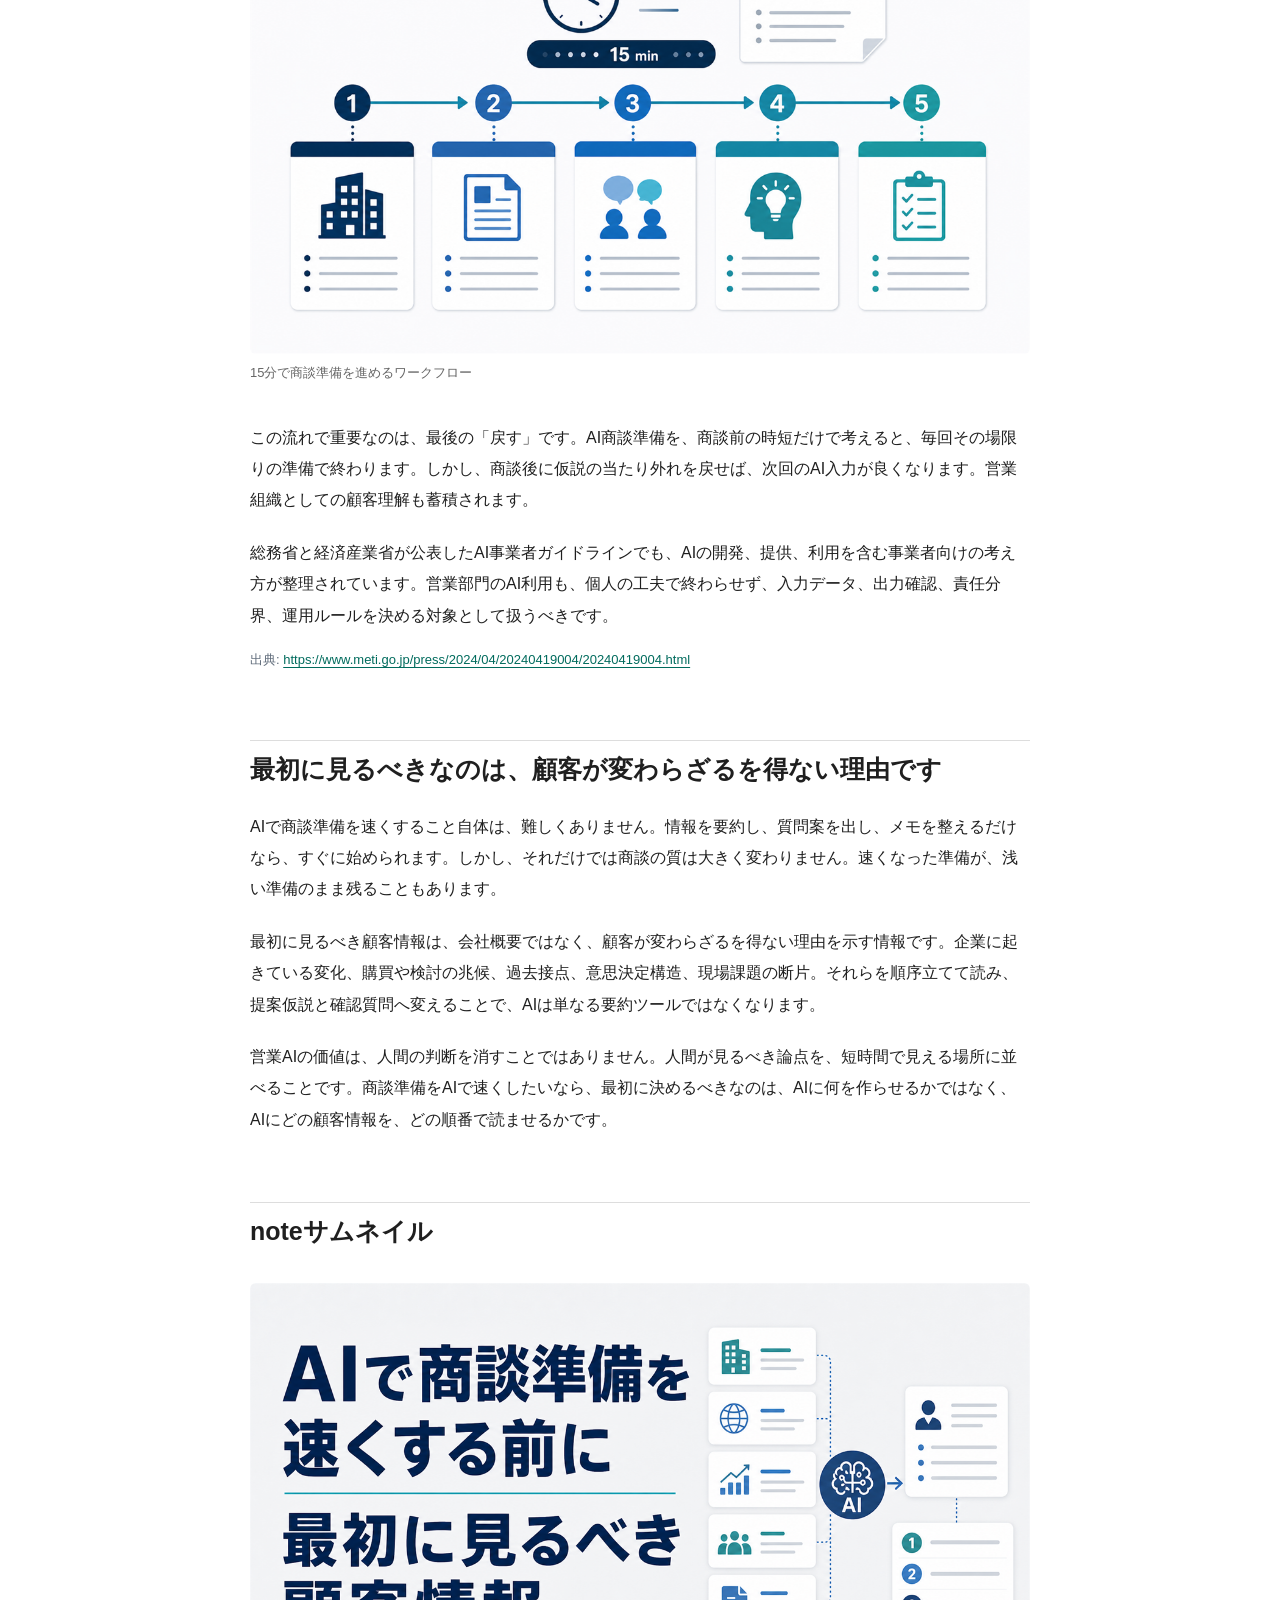
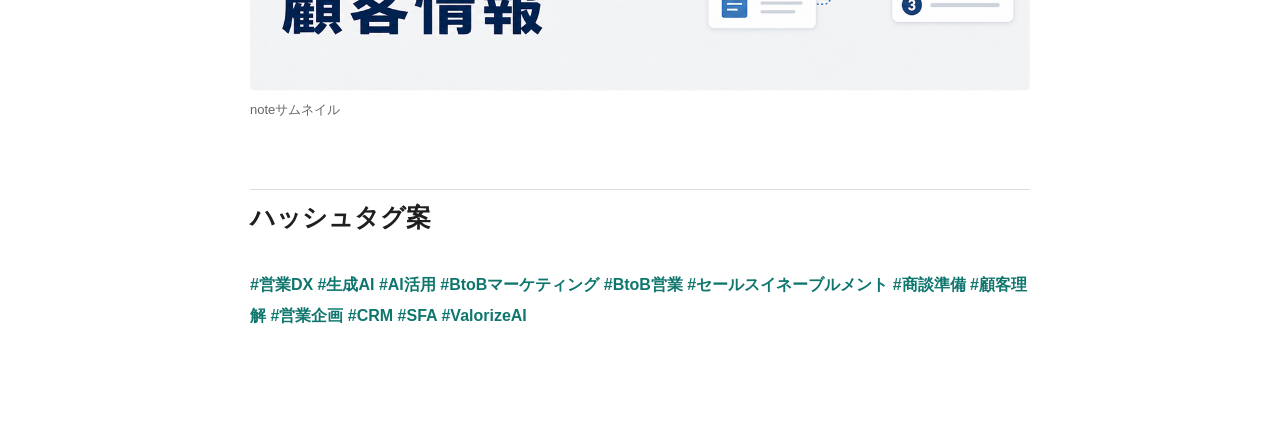
<file: articles/2026-05-21-ai-sales-prep-customer-info.html>
﻿<!doctype html>
<html lang="ja">
<head>
  <meta name="robots" content="noindex, nofollow">
  <meta charset="utf-8">
  <meta name="viewport" content="width=device-width, initial-scale=1">
  <title>AIで商談準備を速くする前に、最初に見るべき顧客情報は何か</title>
  <meta name="description" content="AIで商談準備を速くする前に、最初に見るべき顧客情報を、購買文脈・変化情報・既存接点・意思決定構造の順番から整理する。">
  <style>
    body { margin:0; background:#fff; color:#1f1f1f; font-family:-apple-system,BlinkMacSystemFont,"Hiragino Sans","Yu Gothic",YuGothic,Meiryo,sans-serif; line-height:1.95; }
    header, main { width:min(780px, calc(100% - 32px)); margin:0 auto; }
    header { padding:38px 0 22px; border-bottom:1px solid #e5e5e5; }
    .category { margin:0 0 12px; color:#0f766e; font-size:13px; font-weight:700; }
    h1 { margin:0; font-size:clamp(28px,4.8vw,42px); line-height:1.45; letter-spacing:0; }
    .meta { margin:14px 0 0; color:#666; font-size:13px; }
    main { padding:30px 0 72px; }
    p { margin:0 0 1.35em; font-size:16px; }
    h2 { margin:2.7em 0 0.9em; padding-top:.35em; border-top:1px solid #ddd; font-size:25px; line-height:1.55; }
    figure { margin:32px 0 38px; }
    img { display:block; max-width:100%; height:auto; border-radius:6px; }
    figcaption { margin-top:8px; color:#666; font-size:13px; line-height:1.7; }
    .source { margin:-.4em 0 1.5em; color:#5f6b7a; font-size:13px; word-break:break-all; }
    .source a { color:#006b5d; text-underline-offset:3px; }
    .tags { margin-top:2em; color:#0f766e; font-weight:700; }
  </style>
</head>
<body>
  <header>
    <p class="category">ValorizeAI note review</p>
    <h1>AIで商談準備を速くする前に、最初に見るべき顧客情報は何か</h1>
    <p class="meta">レビュー前記事 / 2026-05-21 / noindex</p>
  </header>
  <main>
<p>商談準備にAIを使うと、企業概要の要約、ニュースの抽出、質問案の作成はかなり速くなります。営業担当者が毎回ブラウザを開き、会社サイト、ニュース、IR、SFA、過去商談メモを行き来していた時間は、確かに短くできます。</p>
<p>ただし、準備時間が短くなったあとに商談の質が上がるかは別問題です。AIが作った会社概要を読んでも、初回の質問が「現在の課題を教えてください」から変わらないのであれば、営業準備は速くなっただけで深くなっていません。</p>
<p>商談準備の本質は、情報を集めることではありません。顧客がいま置かれている状況を読み、こちらが確認すべき問いに変えることです。AIを入れるなら、最初に設計すべきなのは、どのツールを使うかではなく、AIにどの顧客情報を、どの順番で読ませるかです。</p>
<figure><img src="../assets/articles/2026-05-21-ai-sales-prep-customer-info/01_eyecatch.png" alt="AIが散らばった顧客情報を商談メモへ整理する図"><figcaption>AIが散らばった顧客情報を商談メモへ整理する図</figcaption></figure>
<p>この記事では、営業AIで商談準備を速くしたい企業が、最初に見るべき顧客情報を整理します。結論から言えば、最初に見るべきなのは担当者の肩書でも会社概要でもありません。顧客企業がいま、なぜ変わらざるを得ないのかを示す情報です。</p>
<h2>商談準備が浅くなる理由は、情報不足ではなく順番の不在にある</h2>
<p>多くの営業組織では、商談前に見る情報がすでに増えすぎています。企業サイト、導入事例、ニュース、IR、求人、展示会参加履歴、資料ダウンロード、MAの行動ログ、SFAの商談履歴、名刺情報、過去の失注理由。見るべきものを挙げれば、いくらでも出てきます。</p>
<p>この状態でAIを入れると、表面的には便利になります。URLを渡せば要約してくれますし、過去メモを貼れば論点らしきものを並べてくれます。ところが、入力する情報の順番が決まっていなければ、AIは重要度の判断までは担えません。結果として、要約は整っているのに、商談では使いにくい準備メモが増えていきます。</p>
<p>商談準備には、少なくとも三つの段階があります。第一に情報を集めること。第二に顧客の文脈を読むこと。第三に提案仮説と確認質問へ変えることです。AIは第一段階を高速化できますが、第二段階と第三段階の設計が弱いと、浅い要約が速く出るだけになります。</p>
<p>BtoBの購買側も、営業担当者に会う前から情報収集を進めています。ワンマーケティングの「顧客企業の購買プロセス白書2025」では、営業面談前に仕入先候補を絞り込む購買側の動きや、高額商談ほど関与者が増える構造が示されています。営業が初回面談でゼロから顧客課題を聞く前提は、かなり弱くなっています。</p>
<p class="source">出典: <a href="https://box.onemarketing.jp/p/onemarketing/xQxRoM/pdf">https://box.onemarketing.jp/p/onemarketing/xQxRoM/pdf</a></p>
<p>また、トライベック・ブランド戦略研究所の「BtoBサイト調査2025」では、仕事上の製品・サービス情報源として企業Webサイトが高い比率で利用されていることが示されています。営業準備で見るべきなのは、顧客の会社情報だけでなく、相手がすでにどの情報に接している可能性があるかです。</p>
<p class="source">出典: <a href="https://brand.tribeck.jp/research_service/websitevalue/bb/bb2025/">https://brand.tribeck.jp/research_service/websitevalue/bb/bb2025/</a></p>
<h2>最初に見るべきなのは、顧客企業の「変化」です</h2>
<p>商談準備で最初に見るべき情報は、会社概要ではありません。会社概要は必要ですが、最初に読む情報としては弱い。設立年、従業員数、事業内容、拠点、売上規模を把握しても、それだけでは「なぜ今、この会社と話す必要があるのか」までは見えてきません。</p>
<p>最初に見るべきなのは、顧客企業に起きている変化です。たとえば、事業方針の変更、新規事業、撤退、統合、拠点拡大、組織変更、役員交代、採用強化、価格改定、法規制対応、競合環境の変化、DX方針の更新などです。</p>
<p>変化を見る理由は単純です。変化は、顧客の中に新しい負荷が生まれている可能性を示すからです。新しい部門ができれば、業務プロセスやシステム連携が変わります。エンタープライズ向けの販売を強化していれば、営業準備、稟議資料、アカウントプラン、意思決定者の把握に負荷がかかります。</p>
<p>AIに会社概要から読ませると、AIはきれいな企業紹介を作ります。AIに変化情報から読ませると、AIは「なぜ今この会社が動く必要があるのか」を整理しやすくなります。商談で使える仮説は、静的なプロフィールからではなく、変化と負荷の関係から生まれることが多いからです。</p>
<p>上場企業や開示企業であれば、有価証券報告書や開示資料も有効です。EDINETでは提出書類のAPI取得ができるため、企業が公式に語っている事業リスク、投資方針、経営課題を確認できます。大企業向けの商談では、担当者のプロフィールよりも先に、会社が公式にどの課題を語っているかを見る方が、提案仮説に近づきます。</p>
<p class="source">出典: <a href="https://disclosure2dl.edinet-fsa.go.jp/guide/static/disclosure/download/ESE140206.pdf">https://disclosure2dl.edinet-fsa.go.jp/guide/static/disclosure/download/ESE140206.pdf</a></p>
<figure><img src="../assets/articles/2026-05-21-ai-sales-prep-customer-info/02_priority.png" alt="顧客情報の優先順位を示す図"><figcaption>顧客情報の優先順位を示す図</figcaption></figure>
<h2>顧客情報は、企業識別、変化、接点、意思決定の順で見る</h2>
<p>具体的には、商談準備AIに読ませる情報を次の順番で整理すると扱いやすくなります。</p>
<p>まず、企業識別情報です。会社名、法人番号、所在地、グループ会社、社名変更、統合、移転などを確認します。これは地味ですが、AI活用の前提として重要です。同名企業、関連会社、旧社名、事業所単位の情報が混ざると、AIの要約以前に入力がずれます。</p>
<p>国税庁の法人番号公表サイトでは、法人番号、商号または名称、所在地の基本3情報が公開され、Web-APIも提供されています。営業AIに高度な分析をさせる前に、どの法人について話しているのかを揃えることは、名寄せと情報統合の土台になります。</p>
<p class="source">出典: <a href="https://www.houjin-bangou.nta.go.jp/website/index.html">https://www.houjin-bangou.nta.go.jp/website/index.html</a></p>
<p class="source">出典: <a href="https://www.houjin-bangou.nta.go.jp/webapi/index.html">https://www.houjin-bangou.nta.go.jp/webapi/index.html</a></p>
<p>次に、直近の変化情報です。企業サイト、ニュース、IR、採用情報、導入事例、組織変更、事業方針から、相手に起きている変化を読みます。この段階では、まだ提案を決めません。変化によって新しく発生しそうな業務負荷を洗い出します。</p>
<p>その次に、購買・検討の兆候を見ます。資料ダウンロード、セミナー参加、問い合わせ、価格ページ閲覧、比較記事閲覧、過去の相談履歴などです。ただし、ここで「興味あり」と短絡してはいけません。行動データは、相手が何に不安を持ち、どの比較軸を見ているかを読む材料です。</p>
<p>最後に、既存接点と意思決定構造を重ねます。過去商談、失注理由、問い合わせ、CS対応、契約履歴、既存取引を見たうえで、誰が利用部門で、誰が予算を持ち、誰がセキュリティや法務を見て、誰が最終的に承認するのかを考えます。BtoB商談では、担当者の関心と決裁論点がずれることがあります。</p>
<h2>AIに任せる範囲と、人間が引き受ける範囲を分ける</h2>
<p>AIに商談準備を任せるとき、すべてをAIに判断させようとすると失敗します。AIに向いているのは、情報の収集、長文資料の要約、過去接点の整理、類似顧客との比較観点の抽出、質問案の初期生成です。これらは、情報量が多く、短時間で整理する価値が高い領域です。</p>
<p>一方で、人間が引き受けるべき領域があります。顧客の優先順位の解釈、提案してよいタイミングの判断、相手の社内事情や予算感の読み、あえて聞かない方がよい質問の判断、自社都合の仮説になっていないかの確認です。</p>
<p>IPAはAIの利活用例として、文書要約、タグ付け、データ解析、予測、マッチングなどを挙げています。商談準備で重要なのは、AIを文章作成ツールとしてだけ見るのではなく、散らばった顧客情報を読み、分類し、仮説候補を出す道具として位置づけることです。</p>
<p class="source">出典: <a href="https://www.ipa.go.jp/digital/ai/transformation.html">https://www.ipa.go.jp/digital/ai/transformation.html</a></p>
<figure><img src="../assets/articles/2026-05-21-ai-sales-prep-customer-info/03_ai_human_roles.png" alt="AIと人間の役割分担を示す図"><figcaption>AIと人間の役割分担を示す図</figcaption></figure>
<p>さらに、AIに入れる情報の範囲も決める必要があります。顧客名簿、担当者メモ、商談録画、メール履歴、社内メモを外部の生成AIへそのまま入力する運用は危険です。便利だから入れる、という判断ではなく、利用目的、契約、社内規程、個人情報、機密情報の扱いに照らして分類すべきです。</p>
<h2>顧客情報を提案仮説に変えるには、変化から質問へ落とす</h2>
<p>顧客情報を見ても、提案仮説に変わらない組織があります。理由は、情報をそのまま「知識」として保存してしまうからです。商談準備では、情報を質問に変換しなければなりません。</p>
<p>変換の流れは、次のように考えると扱いやすくなります。まず、顧客に起きている変化を確認します。次に、その変化で負荷が増える業務を考えます。続いて、影響を受ける部門や役職を整理します。そのうえで、現在の代替手段、放置した場合のリスク、商談で確認すべき質問、提案の入口へ落とします。</p>
<p>たとえば、あるSaaS企業がエンタープライズ開拓を強化しているとします。この情報だけでは、まだ提案にはなりません。エンタープライズ商談では、関与者が増え、稟議資料が必要になり、初回商談前の情報整理が重くなり、アカウントプランの粒度が問われます。</p>
<p>そこから、「大手企業向け商談では、初回前にどの情報を必ず確認していますか」「関与者が増えた商談で、提案前に不足しやすい情報は何ですか」「過去商談や既存接点は、担当者以外でも読める状態になっていますか」といった確認質問が生まれます。このような質問は、会社概要の要約からは出てきません。</p>
<p>重要なのは、仮説を断定しないことです。「御社は困っているはずです」と言い切る必要はありません。むしろ、変化から考えられる論点を置き、相手の実態を確認する方が自然です。AIは、この変換の下書きを作るのに向いています。</p>
<figure><img src="../assets/articles/2026-05-21-ai-sales-prep-customer-info/06_hypothesis_memo.png" alt="商談準備の成果物としての仮説メモ"><figcaption>商談準備の成果物としての仮説メモ</figcaption></figure>
<h2>失敗パターンは、情報の見方が決まっていない時に起きる</h2>
<p>AIを使った商談準備には、典型的な失敗があります。第一に、企業概要の要約で満足することです。企業概要は必要ですが、それだけでは商談理由になりません。相手にとっては、公式サイトに書いてある情報を読み上げられているだけです。</p>
<p>第二に、ニュースを提案理由に直結させることです。新規事業、資金調達、拠点拡大、役員交代といったニュースは重要ですが、それだけでは提案の根拠になりません。その変化がどの部門に負荷をかけ、どの業務を変え、どの意思決定を迫るのかまで読まなければ、商談では使えません。</p>
<p>第三に、CRMの過去メモをそのまま信用することです。過去商談は重要ですが、情報が古いこともあります。担当者が変わっている場合もあります。過去の失注理由が現在も同じとは限りません。AIにCRMを読ませる場合でも、更新日、情報源、当時の前提を確認する必要があります。</p>
<figure><img src="../assets/articles/2026-05-21-ai-sales-prep-customer-info/05_failure_patterns.png" alt="AI商談準備の失敗パターンを示す図"><figcaption>AI商談準備の失敗パターンを示す図</figcaption></figure>
<p>これらの失敗は、AIの性能が低いから起きるわけではありません。顧客情報の読み方が決まっていないから起きます。AIは、与えられた情報と指示の範囲で、もっともらしい出力を返します。その出力を商談で使えるものにするには、人間側が「何を確認するための準備なのか」を先に決めておく必要があります。</p>
<h2>実装するなら、商談後に戻るワークフローまで設計する</h2>
<p>AI商談準備を実装するなら、商談前だけで終わらせない方がよいです。商談前にAIで準備し、商談後に結果を戻し、次の準備が少し賢くなる。ここまで設計して初めて、組織として学習できます。</p>
<p>最小構成は、次の流れです。まず、顧客の企業識別情報を確認します。次に、直近の変化情報を集めます。続いて、MA、SFA、CRM、商談メモから既存接点を集めます。そのうえで、AIに変化と接点の接続を整理させます。出てきた仮説を三つ程度に絞り、それぞれを確認質問へ変えます。商談後には、当たった仮説、外れた仮説、新しくわかった事実をCRMへ戻します。</p>
<figure><img src="../assets/articles/2026-05-21-ai-sales-prep-customer-info/04_workflow.png" alt="15分で商談準備を進めるワークフロー"><figcaption>15分で商談準備を進めるワークフロー</figcaption></figure>
<p>この流れで重要なのは、最後の「戻す」です。AI商談準備を、商談前の時短だけで考えると、毎回その場限りの準備で終わります。しかし、商談後に仮説の当たり外れを戻せば、次回のAI入力が良くなります。営業組織としての顧客理解も蓄積されます。</p>
<p>総務省と経済産業省が公表したAI事業者ガイドラインでも、AIの開発、提供、利用を含む事業者向けの考え方が整理されています。営業部門のAI利用も、個人の工夫で終わらせず、入力データ、出力確認、責任分界、運用ルールを決める対象として扱うべきです。</p>
<p class="source">出典: <a href="https://www.meti.go.jp/press/2024/04/20240419004/20240419004.html">https://www.meti.go.jp/press/2024/04/20240419004/20240419004.html</a></p>
<h2>最初に見るべきなのは、顧客が変わらざるを得ない理由です</h2>
<p>AIで商談準備を速くすること自体は、難しくありません。情報を要約し、質問案を出し、メモを整えるだけなら、すぐに始められます。しかし、それだけでは商談の質は大きく変わりません。速くなった準備が、浅い準備のまま残ることもあります。</p>
<p>最初に見るべき顧客情報は、会社概要ではなく、顧客が変わらざるを得ない理由を示す情報です。企業に起きている変化、購買や検討の兆候、過去接点、意思決定構造、現場課題の断片。それらを順序立てて読み、提案仮説と確認質問へ変えることで、AIは単なる要約ツールではなくなります。</p>
<p>営業AIの価値は、人間の判断を消すことではありません。人間が見るべき論点を、短時間で見える場所に並べることです。商談準備をAIで速くしたいなら、最初に決めるべきなのは、AIに何を作らせるかではなく、AIにどの顧客情報を、どの順番で読ませるかです。</p>
<h2>noteサムネイル</h2>
<figure><img src="../assets/articles/2026-05-21-ai-sales-prep-customer-info/00_note_thumbnail.png" alt="noteサムネイル"><figcaption>noteサムネイル</figcaption></figure>
<h2>ハッシュタグ案</h2>
<p class="tags">#営業DX #生成AI #AI活用 #BtoBマーケティング #BtoB営業 #セールスイネーブルメント #商談準備 #顧客理解 #営業企画 #CRM #SFA #ValorizeAI</p>
  </main>
</body>
</html>
</file>
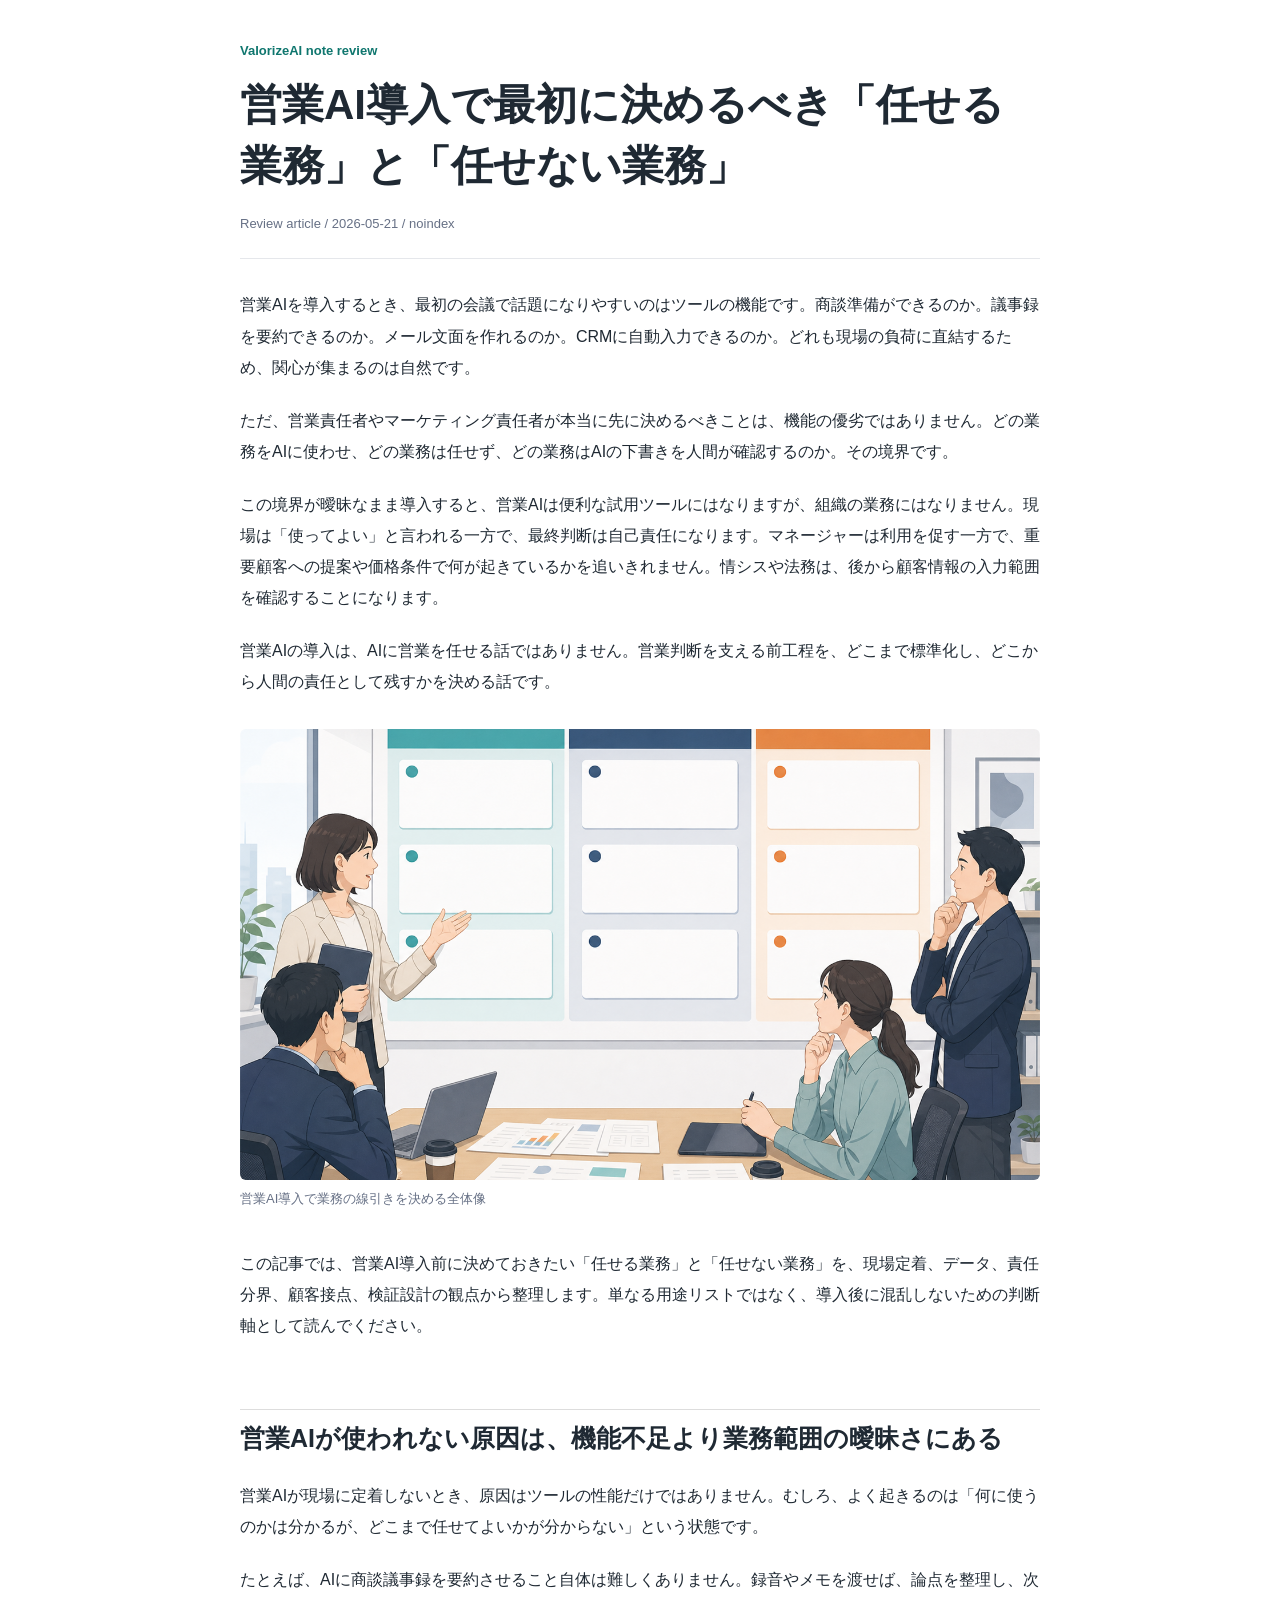
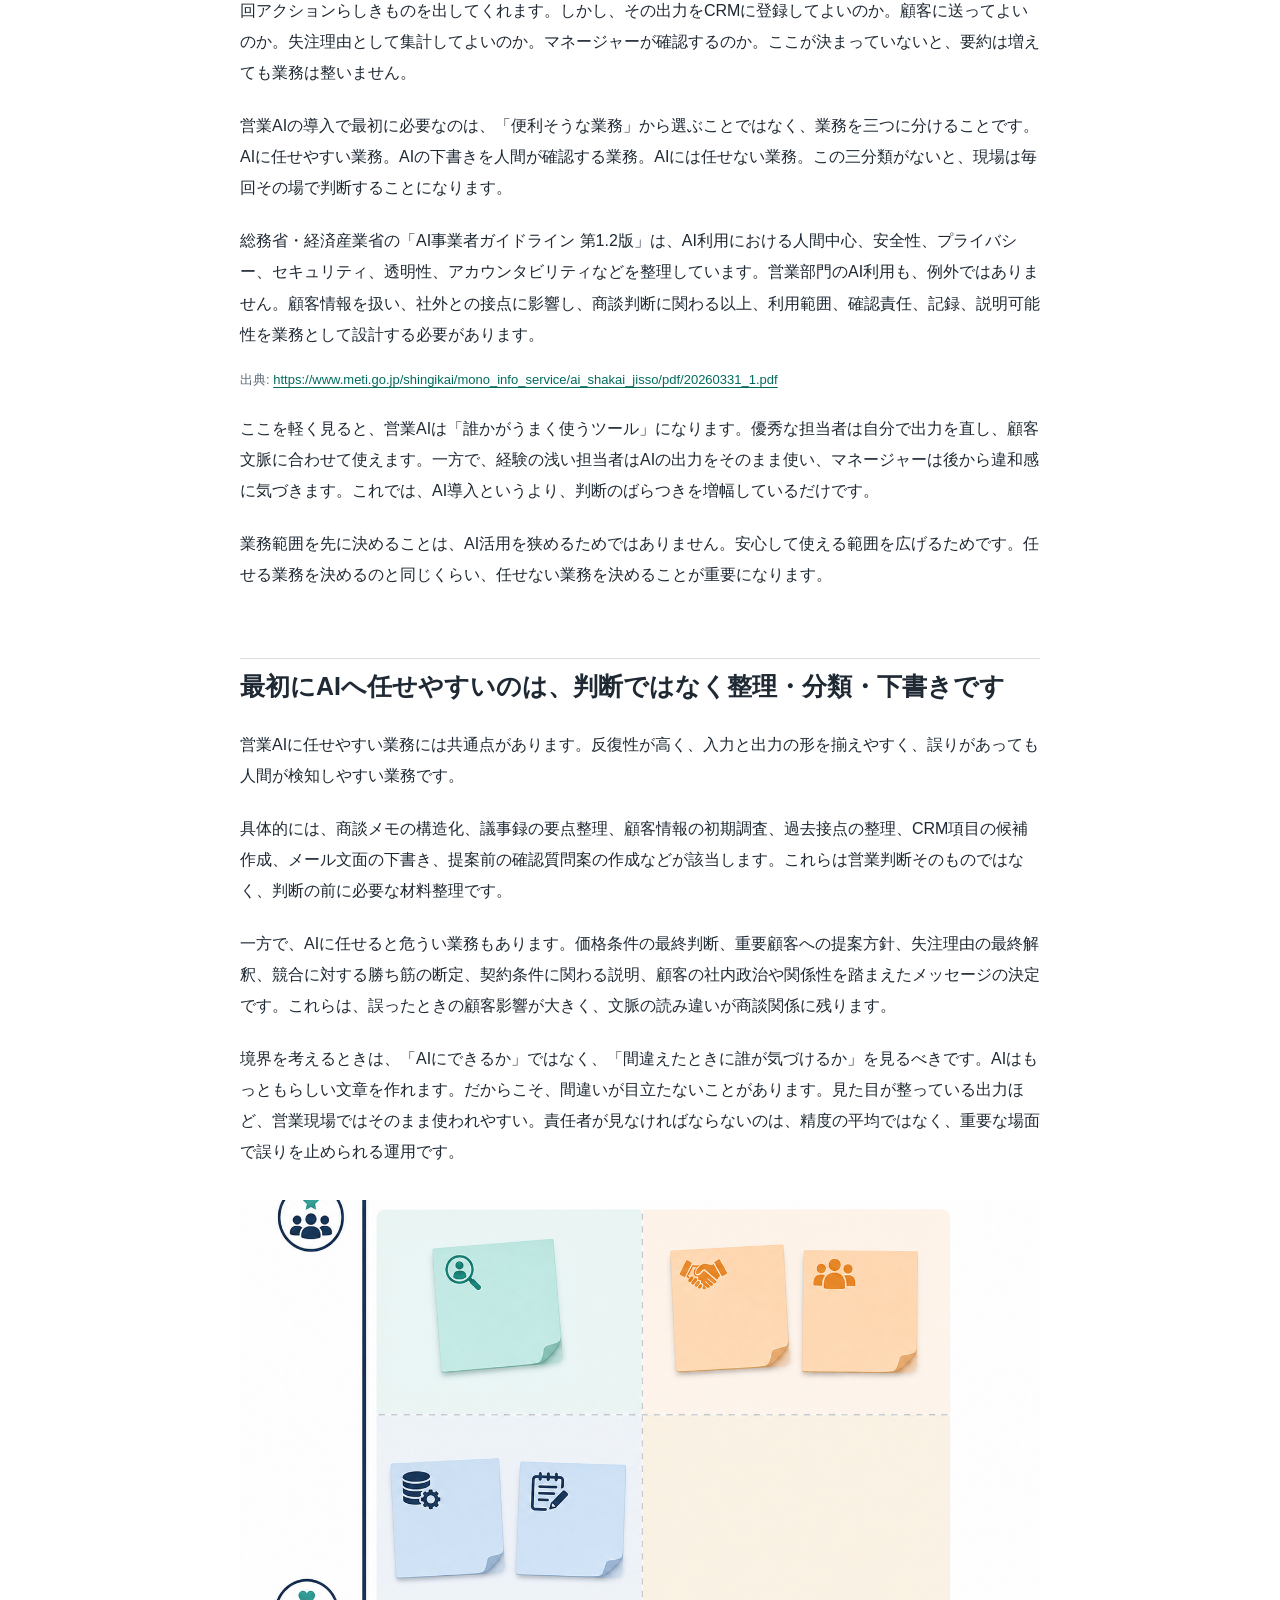
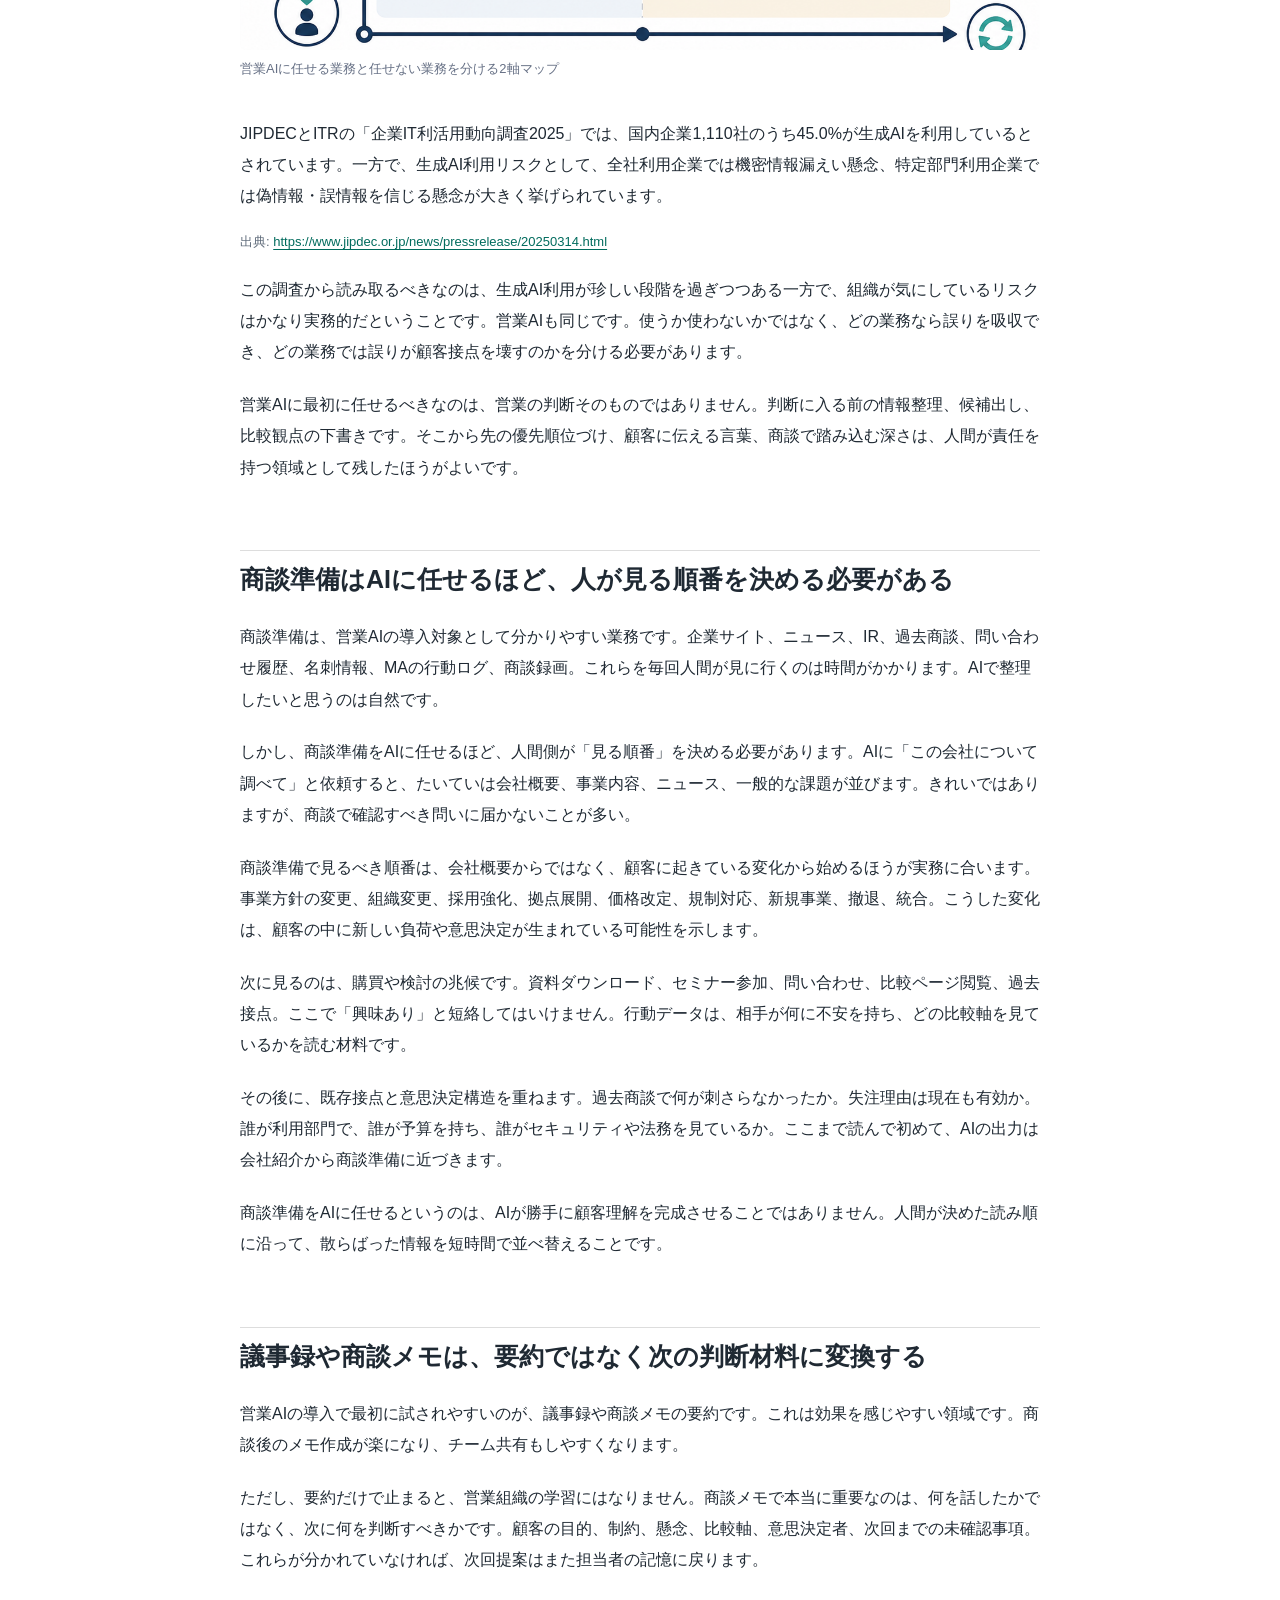
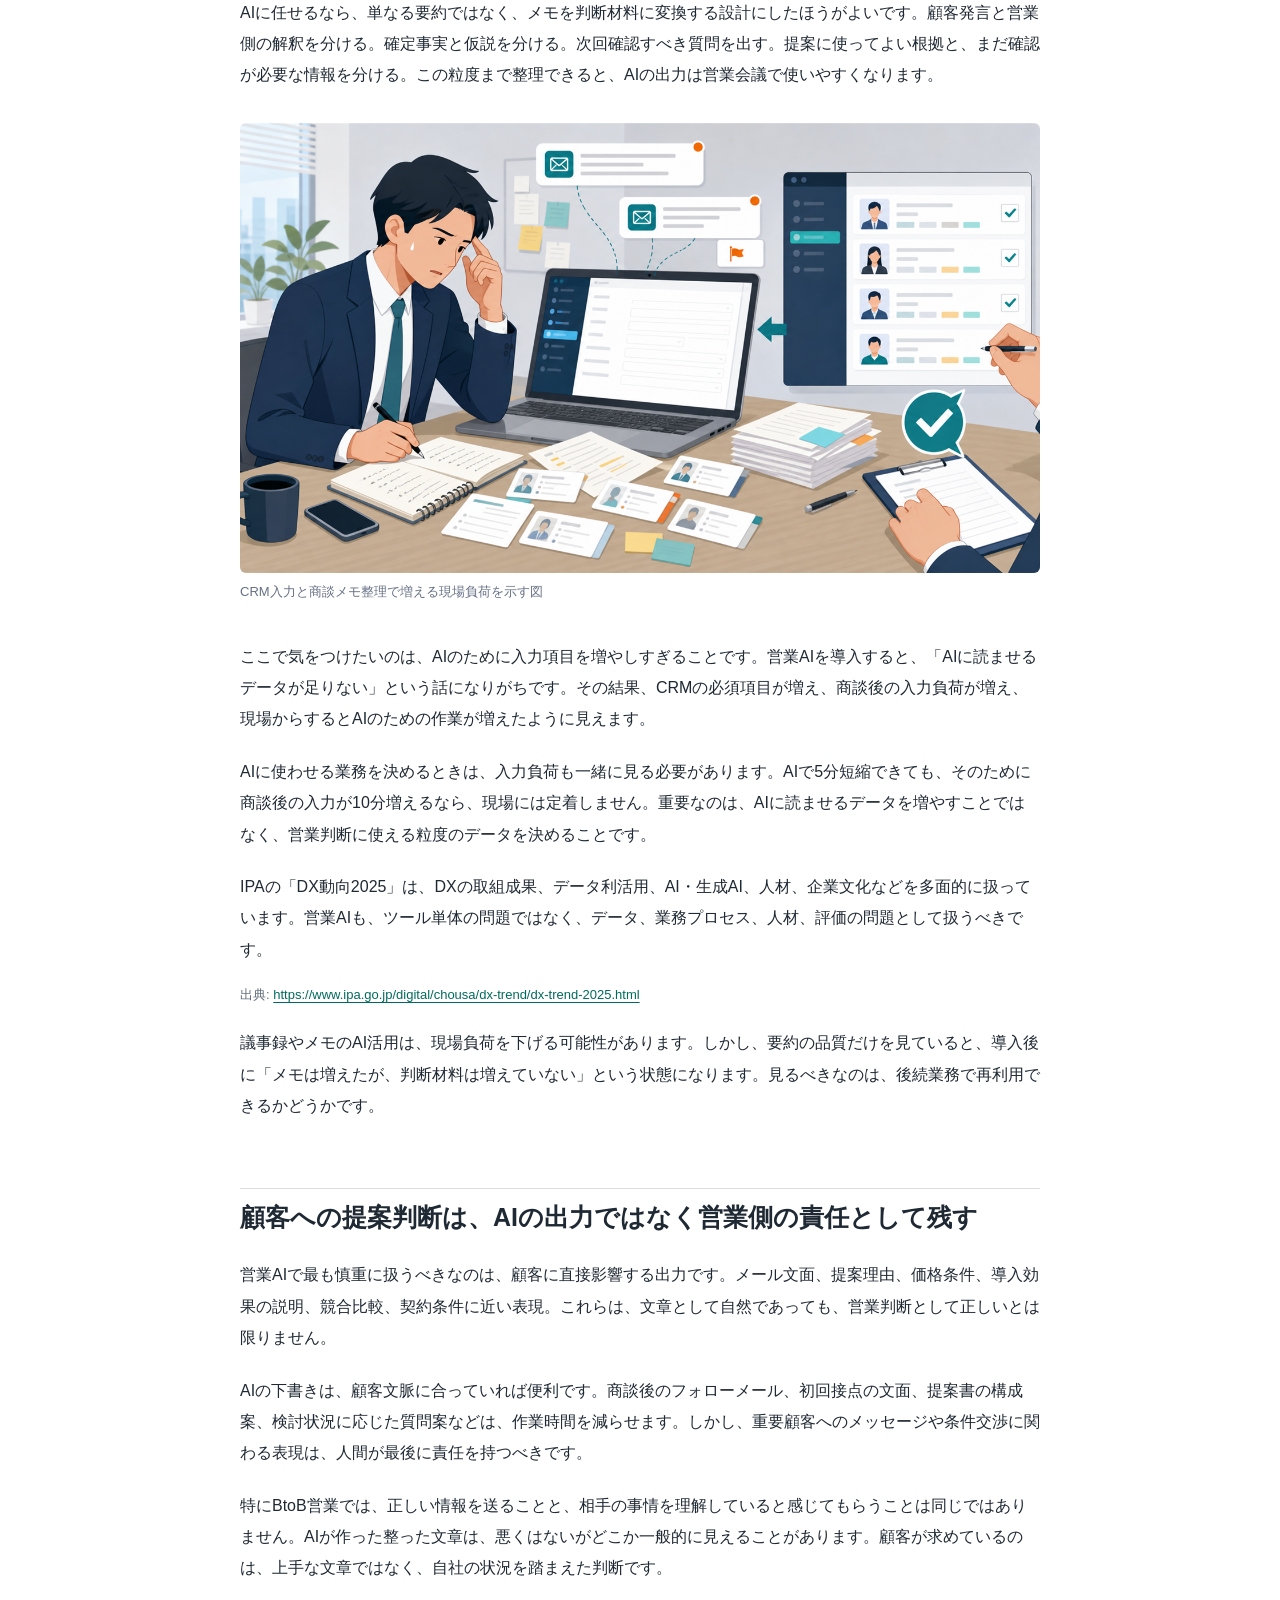
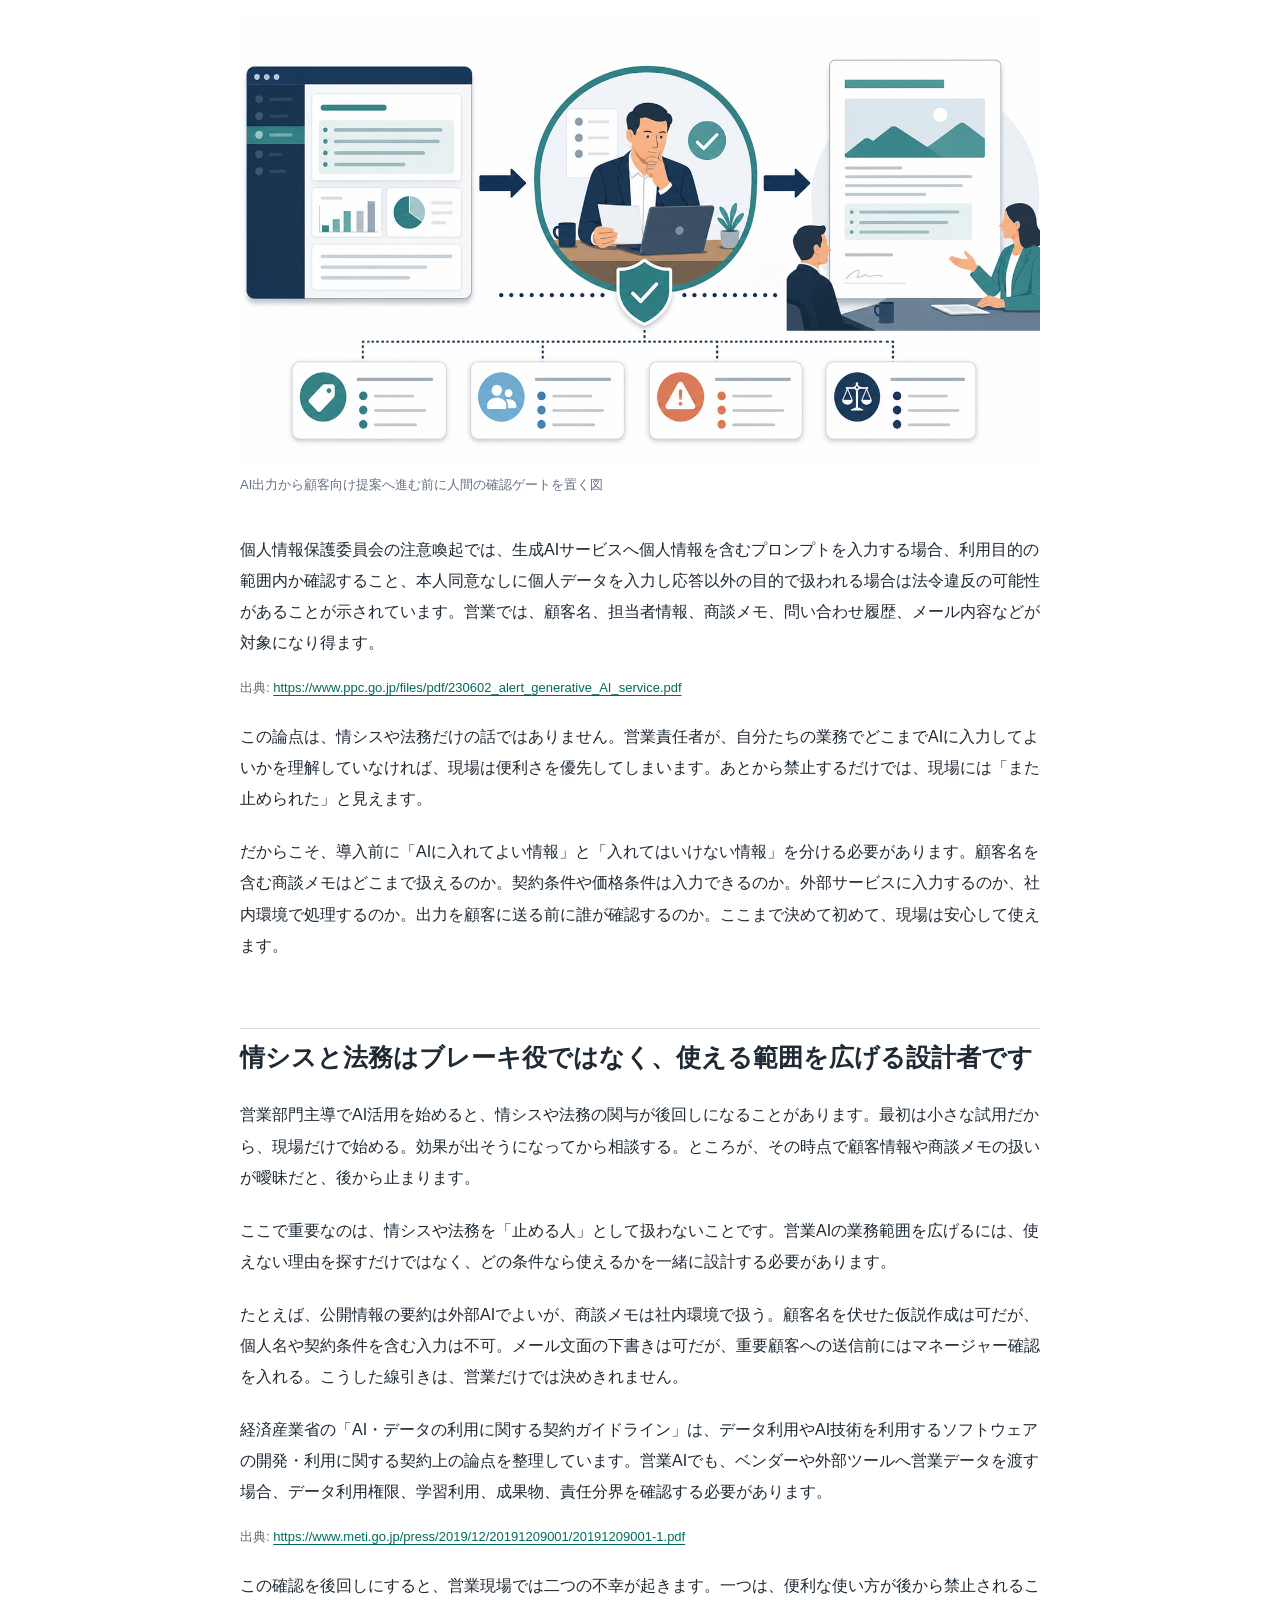
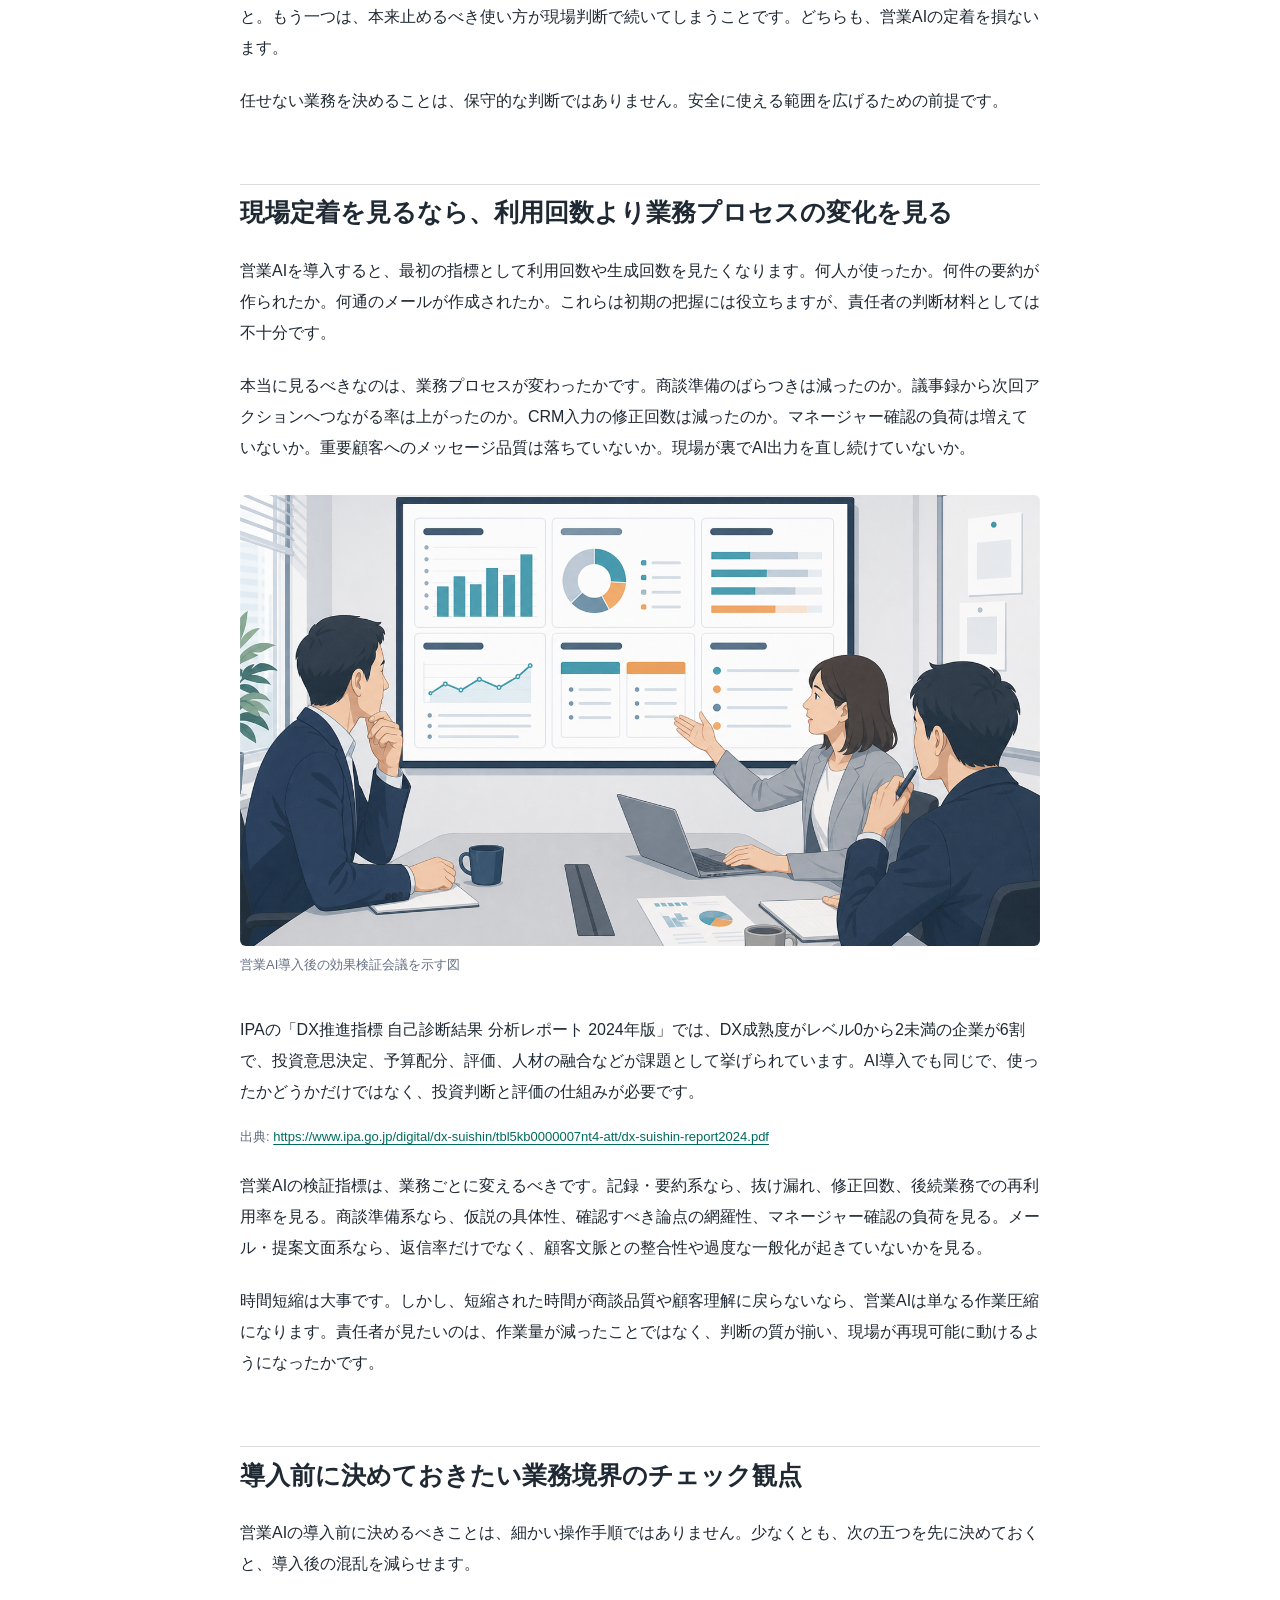
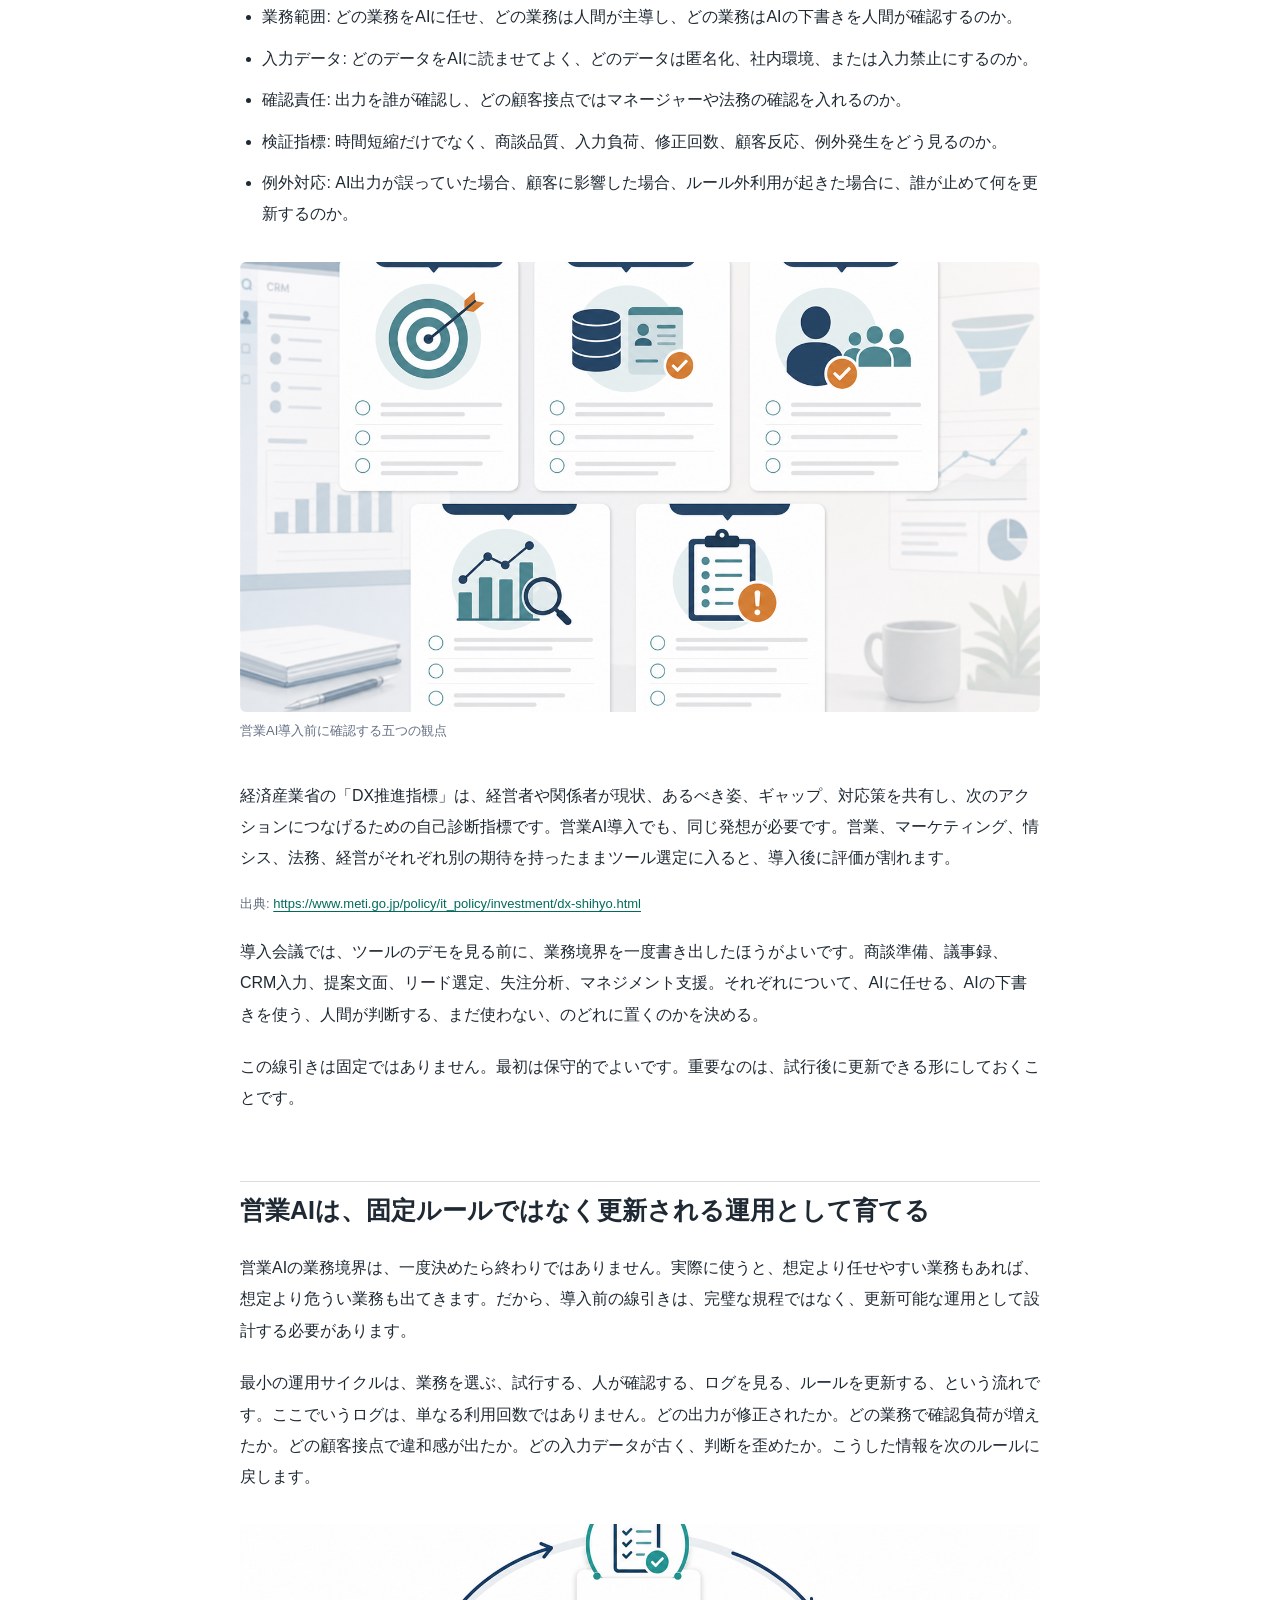
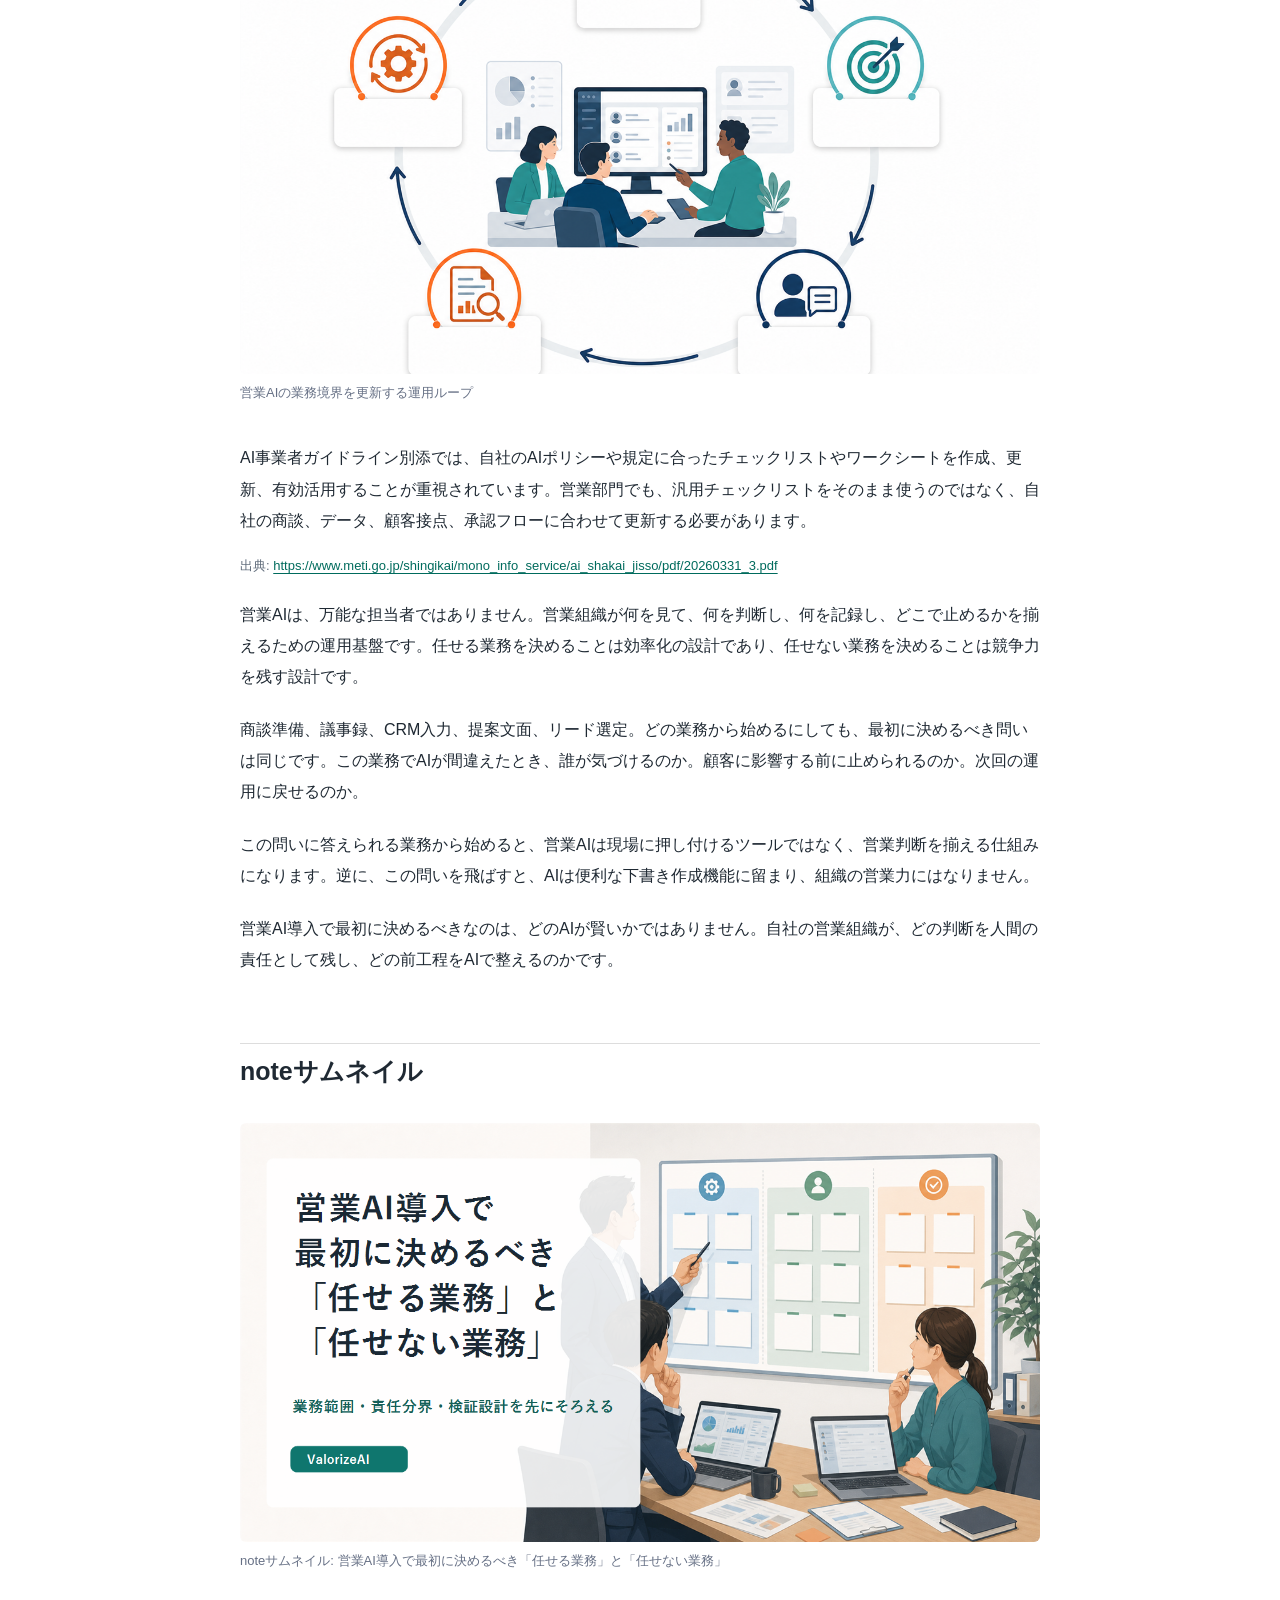
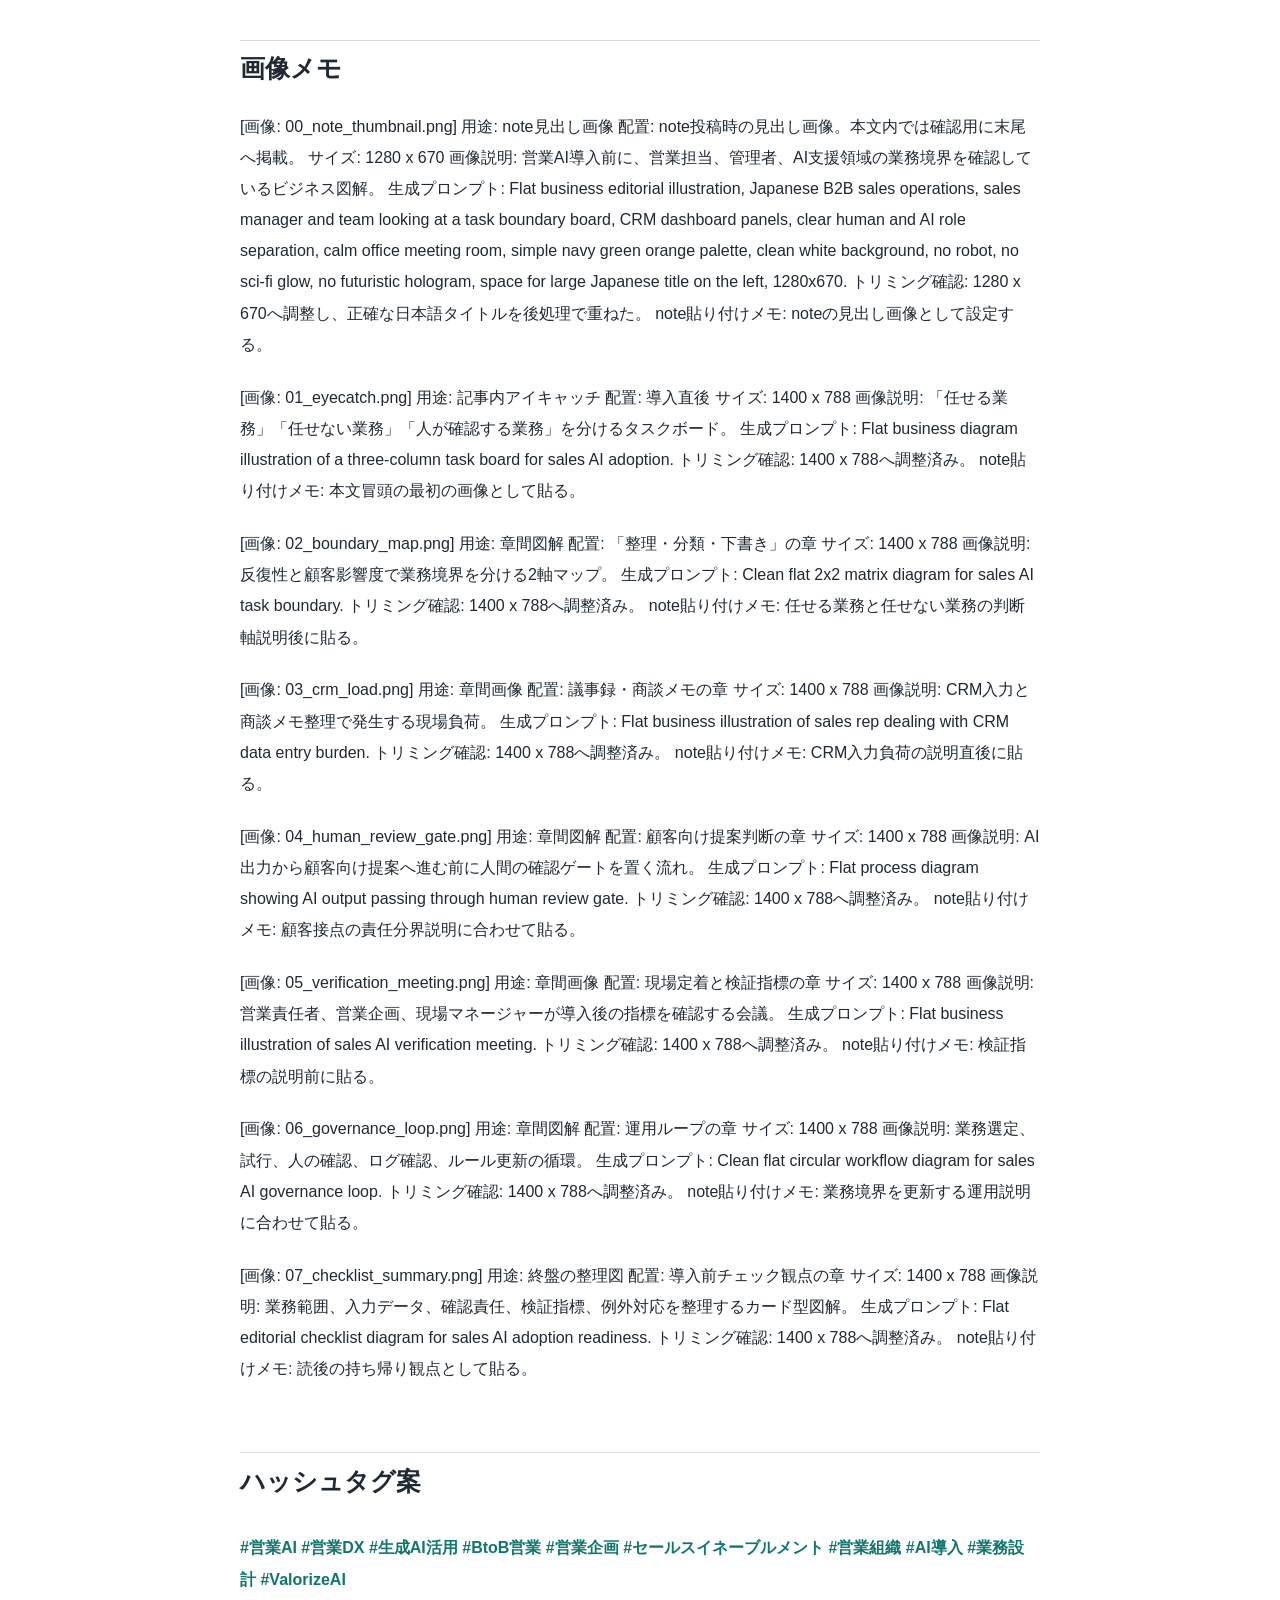
<file: articles/2026-05-21-sales-ai-task-boundary.html>
<!doctype html>
<html lang="ja">
<head>
  <meta name="robots" content="noindex, nofollow">
  <meta charset="utf-8">
  <meta name="viewport" content="width=device-width, initial-scale=1">
  <title>営業AI導入で最初に決めるべき「任せる業務」と「任せない業務」</title>
  <meta name="description" content="Sales AI task boundary review article.">
  <style>
    body { margin:0; background:#fff; color:#1f2933; font-family:-apple-system,BlinkMacSystemFont,"Hiragino Sans","Yu Gothic",YuGothic,Meiryo,sans-serif; line-height:1.95; letter-spacing:0; }
    header, main { width:min(800px, calc(100% - 32px)); margin:0 auto; }
    header { padding:38px 0 22px; border-bottom:1px solid #e5e7eb; }
    .category { margin:0 0 12px; color:#0f766e; font-size:13px; font-weight:700; }
    h1 { margin:0; font-size:clamp(28px,4.8vw,42px); line-height:1.45; letter-spacing:0; }
    .meta { margin:14px 0 0; color:#667085; font-size:13px; }
    main { padding:30px 0 72px; }
    p { margin:0 0 1.35em; font-size:16px; }
    h2 { margin:2.7em 0 .9em; padding-top:.35em; border-top:1px solid #ddd; font-size:25px; line-height:1.55; letter-spacing:0; }
    figure { margin:32px 0 38px; }
    img { display:block; max-width:100%; height:auto; border-radius:6px; }
    figcaption { margin-top:8px; color:#667085; font-size:13px; line-height:1.7; }
    ul { margin:0 0 1.5em; padding-left:1.4em; }
    li { margin:0 0 .65em; }
    a { color:#006b5d; text-underline-offset:3px; word-break:break-all; }
    .source { margin:-.35em 0 1.55em; color:#5f6b7a; font-size:13px; word-break:break-all; }
    .tags { margin-top:2em; color:#0f766e; font-weight:700; }
  </style>
</head>
<body>
  <header>
    <p class="category">ValorizeAI note review</p>
    <h1>営業AI導入で最初に決めるべき「任せる業務」と「任せない業務」</h1>
    <p class="meta">Review article / 2026-05-21 / noindex</p>
  </header>
  <main>
<p>営業AIを導入するとき、最初の会議で話題になりやすいのはツールの機能です。商談準備ができるのか。議事録を要約できるのか。メール文面を作れるのか。CRMに自動入力できるのか。どれも現場の負荷に直結するため、関心が集まるのは自然です。</p>
<p>ただ、営業責任者やマーケティング責任者が本当に先に決めるべきことは、機能の優劣ではありません。どの業務をAIに使わせ、どの業務は任せず、どの業務はAIの下書きを人間が確認するのか。その境界です。</p>
<p>この境界が曖昧なまま導入すると、営業AIは便利な試用ツールにはなりますが、組織の業務にはなりません。現場は「使ってよい」と言われる一方で、最終判断は自己責任になります。マネージャーは利用を促す一方で、重要顧客への提案や価格条件で何が起きているかを追いきれません。情シスや法務は、後から顧客情報の入力範囲を確認することになります。</p>
<p>営業AIの導入は、AIに営業を任せる話ではありません。営業判断を支える前工程を、どこまで標準化し、どこから人間の責任として残すかを決める話です。</p>
<figure><img src="../assets/articles/2026-05-21-sales-ai-task-boundary/01_eyecatch.png" alt="営業AI導入で業務の線引きを決める全体像"><figcaption>営業AI導入で業務の線引きを決める全体像</figcaption></figure>
<p>この記事では、営業AI導入前に決めておきたい「任せる業務」と「任せない業務」を、現場定着、データ、責任分界、顧客接点、検証設計の観点から整理します。単なる用途リストではなく、導入後に混乱しないための判断軸として読んでください。</p>
<h2>営業AIが使われない原因は、機能不足より業務範囲の曖昧さにある</h2>
<p>営業AIが現場に定着しないとき、原因はツールの性能だけではありません。むしろ、よく起きるのは「何に使うのかは分かるが、どこまで任せてよいかが分からない」という状態です。</p>
<p>たとえば、AIに商談議事録を要約させること自体は難しくありません。録音やメモを渡せば、論点を整理し、次回アクションらしきものを出してくれます。しかし、その出力をCRMに登録してよいのか。顧客に送ってよいのか。失注理由として集計してよいのか。マネージャーが確認するのか。ここが決まっていないと、要約は増えても業務は整いません。</p>
<p>営業AIの導入で最初に必要なのは、「便利そうな業務」から選ぶことではなく、業務を三つに分けることです。AIに任せやすい業務。AIの下書きを人間が確認する業務。AIには任せない業務。この三分類がないと、現場は毎回その場で判断することになります。</p>
<p>総務省・経済産業省の「AI事業者ガイドライン 第1.2版」は、AI利用における人間中心、安全性、プライバシー、セキュリティ、透明性、アカウンタビリティなどを整理しています。営業部門のAI利用も、例外ではありません。顧客情報を扱い、社外との接点に影響し、商談判断に関わる以上、利用範囲、確認責任、記録、説明可能性を業務として設計する必要があります。</p>
<p class="source">出典: <a href="https://www.meti.go.jp/shingikai/mono_info_service/ai_shakai_jisso/pdf/20260331_1.pdf">https://www.meti.go.jp/shingikai/mono_info_service/ai_shakai_jisso/pdf/20260331_1.pdf</a></p>
<p>ここを軽く見ると、営業AIは「誰かがうまく使うツール」になります。優秀な担当者は自分で出力を直し、顧客文脈に合わせて使えます。一方で、経験の浅い担当者はAIの出力をそのまま使い、マネージャーは後から違和感に気づきます。これでは、AI導入というより、判断のばらつきを増幅しているだけです。</p>
<p>業務範囲を先に決めることは、AI活用を狭めるためではありません。安心して使える範囲を広げるためです。任せる業務を決めるのと同じくらい、任せない業務を決めることが重要になります。</p>
<h2>最初にAIへ任せやすいのは、判断ではなく整理・分類・下書きです</h2>
<p>営業AIに任せやすい業務には共通点があります。反復性が高く、入力と出力の形を揃えやすく、誤りがあっても人間が検知しやすい業務です。</p>
<p>具体的には、商談メモの構造化、議事録の要点整理、顧客情報の初期調査、過去接点の整理、CRM項目の候補作成、メール文面の下書き、提案前の確認質問案の作成などが該当します。これらは営業判断そのものではなく、判断の前に必要な材料整理です。</p>
<p>一方で、AIに任せると危うい業務もあります。価格条件の最終判断、重要顧客への提案方針、失注理由の最終解釈、競合に対する勝ち筋の断定、契約条件に関わる説明、顧客の社内政治や関係性を踏まえたメッセージの決定です。これらは、誤ったときの顧客影響が大きく、文脈の読み違いが商談関係に残ります。</p>
<p>境界を考えるときは、「AIにできるか」ではなく、「間違えたときに誰が気づけるか」を見るべきです。AIはもっともらしい文章を作れます。だからこそ、間違いが目立たないことがあります。見た目が整っている出力ほど、営業現場ではそのまま使われやすい。責任者が見なければならないのは、精度の平均ではなく、重要な場面で誤りを止められる運用です。</p>
<figure><img src="../assets/articles/2026-05-21-sales-ai-task-boundary/02_boundary_map.png" alt="営業AIに任せる業務と任せない業務を分ける2軸マップ"><figcaption>営業AIに任せる業務と任せない業務を分ける2軸マップ</figcaption></figure>
<p>JIPDECとITRの「企業IT利活用動向調査2025」では、国内企業1,110社のうち45.0%が生成AIを利用しているとされています。一方で、生成AI利用リスクとして、全社利用企業では機密情報漏えい懸念、特定部門利用企業では偽情報・誤情報を信じる懸念が大きく挙げられています。</p>
<p class="source">出典: <a href="https://www.jipdec.or.jp/news/pressrelease/20250314.html">https://www.jipdec.or.jp/news/pressrelease/20250314.html</a></p>
<p>この調査から読み取るべきなのは、生成AI利用が珍しい段階を過ぎつつある一方で、組織が気にしているリスクはかなり実務的だということです。営業AIも同じです。使うか使わないかではなく、どの業務なら誤りを吸収でき、どの業務では誤りが顧客接点を壊すのかを分ける必要があります。</p>
<p>営業AIに最初に任せるべきなのは、営業の判断そのものではありません。判断に入る前の情報整理、候補出し、比較観点の下書きです。そこから先の優先順位づけ、顧客に伝える言葉、商談で踏み込む深さは、人間が責任を持つ領域として残したほうがよいです。</p>
<h2>商談準備はAIに任せるほど、人が見る順番を決める必要がある</h2>
<p>商談準備は、営業AIの導入対象として分かりやすい業務です。企業サイト、ニュース、IR、過去商談、問い合わせ履歴、名刺情報、MAの行動ログ、商談録画。これらを毎回人間が見に行くのは時間がかかります。AIで整理したいと思うのは自然です。</p>
<p>しかし、商談準備をAIに任せるほど、人間側が「見る順番」を決める必要があります。AIに「この会社について調べて」と依頼すると、たいていは会社概要、事業内容、ニュース、一般的な課題が並びます。きれいではありますが、商談で確認すべき問いに届かないことが多い。</p>
<p>商談準備で見るべき順番は、会社概要からではなく、顧客に起きている変化から始めるほうが実務に合います。事業方針の変更、組織変更、採用強化、拠点展開、価格改定、規制対応、新規事業、撤退、統合。こうした変化は、顧客の中に新しい負荷や意思決定が生まれている可能性を示します。</p>
<p>次に見るのは、購買や検討の兆候です。資料ダウンロード、セミナー参加、問い合わせ、比較ページ閲覧、過去接点。ここで「興味あり」と短絡してはいけません。行動データは、相手が何に不安を持ち、どの比較軸を見ているかを読む材料です。</p>
<p>その後に、既存接点と意思決定構造を重ねます。過去商談で何が刺さらなかったか。失注理由は現在も有効か。誰が利用部門で、誰が予算を持ち、誰がセキュリティや法務を見ているか。ここまで読んで初めて、AIの出力は会社紹介から商談準備に近づきます。</p>
<p>商談準備をAIに任せるというのは、AIが勝手に顧客理解を完成させることではありません。人間が決めた読み順に沿って、散らばった情報を短時間で並べ替えることです。</p>
<h2>議事録や商談メモは、要約ではなく次の判断材料に変換する</h2>
<p>営業AIの導入で最初に試されやすいのが、議事録や商談メモの要約です。これは効果を感じやすい領域です。商談後のメモ作成が楽になり、チーム共有もしやすくなります。</p>
<p>ただし、要約だけで止まると、営業組織の学習にはなりません。商談メモで本当に重要なのは、何を話したかではなく、次に何を判断すべきかです。顧客の目的、制約、懸念、比較軸、意思決定者、次回までの未確認事項。これらが分かれていなければ、次回提案はまた担当者の記憶に戻ります。</p>
<p>AIに任せるなら、単なる要約ではなく、メモを判断材料に変換する設計にしたほうがよいです。顧客発言と営業側の解釈を分ける。確定事実と仮説を分ける。次回確認すべき質問を出す。提案に使ってよい根拠と、まだ確認が必要な情報を分ける。この粒度まで整理できると、AIの出力は営業会議で使いやすくなります。</p>
<figure><img src="../assets/articles/2026-05-21-sales-ai-task-boundary/03_crm_load.png" alt="CRM入力と商談メモ整理で増える現場負荷を示す図"><figcaption>CRM入力と商談メモ整理で増える現場負荷を示す図</figcaption></figure>
<p>ここで気をつけたいのは、AIのために入力項目を増やしすぎることです。営業AIを導入すると、「AIに読ませるデータが足りない」という話になりがちです。その結果、CRMの必須項目が増え、商談後の入力負荷が増え、現場からするとAIのための作業が増えたように見えます。</p>
<p>AIに使わせる業務を決めるときは、入力負荷も一緒に見る必要があります。AIで5分短縮できても、そのために商談後の入力が10分増えるなら、現場には定着しません。重要なのは、AIに読ませるデータを増やすことではなく、営業判断に使える粒度のデータを決めることです。</p>
<p>IPAの「DX動向2025」は、DXの取組成果、データ利活用、AI・生成AI、人材、企業文化などを多面的に扱っています。営業AIも、ツール単体の問題ではなく、データ、業務プロセス、人材、評価の問題として扱うべきです。</p>
<p class="source">出典: <a href="https://www.ipa.go.jp/digital/chousa/dx-trend/dx-trend-2025.html">https://www.ipa.go.jp/digital/chousa/dx-trend/dx-trend-2025.html</a></p>
<p>議事録やメモのAI活用は、現場負荷を下げる可能性があります。しかし、要約の品質だけを見ていると、導入後に「メモは増えたが、判断材料は増えていない」という状態になります。見るべきなのは、後続業務で再利用できるかどうかです。</p>
<h2>顧客への提案判断は、AIの出力ではなく営業側の責任として残す</h2>
<p>営業AIで最も慎重に扱うべきなのは、顧客に直接影響する出力です。メール文面、提案理由、価格条件、導入効果の説明、競合比較、契約条件に近い表現。これらは、文章として自然であっても、営業判断として正しいとは限りません。</p>
<p>AIの下書きは、顧客文脈に合っていれば便利です。商談後のフォローメール、初回接点の文面、提案書の構成案、検討状況に応じた質問案などは、作業時間を減らせます。しかし、重要顧客へのメッセージや条件交渉に関わる表現は、人間が最後に責任を持つべきです。</p>
<p>特にBtoB営業では、正しい情報を送ることと、相手の事情を理解していると感じてもらうことは同じではありません。AIが作った整った文章は、悪くはないがどこか一般的に見えることがあります。顧客が求めているのは、上手な文章ではなく、自社の状況を踏まえた判断です。</p>
<figure><img src="../assets/articles/2026-05-21-sales-ai-task-boundary/04_human_review_gate.png" alt="AI出力から顧客向け提案へ進む前に人間の確認ゲートを置く図"><figcaption>AI出力から顧客向け提案へ進む前に人間の確認ゲートを置く図</figcaption></figure>
<p>個人情報保護委員会の注意喚起では、生成AIサービスへ個人情報を含むプロンプトを入力する場合、利用目的の範囲内か確認すること、本人同意なしに個人データを入力し応答以外の目的で扱われる場合は法令違反の可能性があることが示されています。営業では、顧客名、担当者情報、商談メモ、問い合わせ履歴、メール内容などが対象になり得ます。</p>
<p class="source">出典: <a href="https://www.ppc.go.jp/files/pdf/230602_alert_generative_AI_service.pdf">https://www.ppc.go.jp/files/pdf/230602_alert_generative_AI_service.pdf</a></p>
<p>この論点は、情シスや法務だけの話ではありません。営業責任者が、自分たちの業務でどこまでAIに入力してよいかを理解していなければ、現場は便利さを優先してしまいます。あとから禁止するだけでは、現場には「また止められた」と見えます。</p>
<p>だからこそ、導入前に「AIに入れてよい情報」と「入れてはいけない情報」を分ける必要があります。顧客名を含む商談メモはどこまで扱えるのか。契約条件や価格条件は入力できるのか。外部サービスに入力するのか、社内環境で処理するのか。出力を顧客に送る前に誰が確認するのか。ここまで決めて初めて、現場は安心して使えます。</p>
<h2>情シスと法務はブレーキ役ではなく、使える範囲を広げる設計者です</h2>
<p>営業部門主導でAI活用を始めると、情シスや法務の関与が後回しになることがあります。最初は小さな試用だから、現場だけで始める。効果が出そうになってから相談する。ところが、その時点で顧客情報や商談メモの扱いが曖昧だと、後から止まります。</p>
<p>ここで重要なのは、情シスや法務を「止める人」として扱わないことです。営業AIの業務範囲を広げるには、使えない理由を探すだけではなく、どの条件なら使えるかを一緒に設計する必要があります。</p>
<p>たとえば、公開情報の要約は外部AIでよいが、商談メモは社内環境で扱う。顧客名を伏せた仮説作成は可だが、個人名や契約条件を含む入力は不可。メール文面の下書きは可だが、重要顧客への送信前にはマネージャー確認を入れる。こうした線引きは、営業だけでは決めきれません。</p>
<p>経済産業省の「AI・データの利用に関する契約ガイドライン」は、データ利用やAI技術を利用するソフトウェアの開発・利用に関する契約上の論点を整理しています。営業AIでも、ベンダーや外部ツールへ営業データを渡す場合、データ利用権限、学習利用、成果物、責任分界を確認する必要があります。</p>
<p class="source">出典: <a href="https://www.meti.go.jp/press/2019/12/20191209001/20191209001-1.pdf">https://www.meti.go.jp/press/2019/12/20191209001/20191209001-1.pdf</a></p>
<p>この確認を後回しにすると、営業現場では二つの不幸が起きます。一つは、便利な使い方が後から禁止されること。もう一つは、本来止めるべき使い方が現場判断で続いてしまうことです。どちらも、営業AIの定着を損ないます。</p>
<p>任せない業務を決めることは、保守的な判断ではありません。安全に使える範囲を広げるための前提です。</p>
<h2>現場定着を見るなら、利用回数より業務プロセスの変化を見る</h2>
<p>営業AIを導入すると、最初の指標として利用回数や生成回数を見たくなります。何人が使ったか。何件の要約が作られたか。何通のメールが作成されたか。これらは初期の把握には役立ちますが、責任者の判断材料としては不十分です。</p>
<p>本当に見るべきなのは、業務プロセスが変わったかです。商談準備のばらつきは減ったのか。議事録から次回アクションへつながる率は上がったのか。CRM入力の修正回数は減ったのか。マネージャー確認の負荷は増えていないか。重要顧客へのメッセージ品質は落ちていないか。現場が裏でAI出力を直し続けていないか。</p>
<figure><img src="../assets/articles/2026-05-21-sales-ai-task-boundary/05_verification_meeting.png" alt="営業AI導入後の効果検証会議を示す図"><figcaption>営業AI導入後の効果検証会議を示す図</figcaption></figure>
<p>IPAの「DX推進指標 自己診断結果 分析レポート 2024年版」では、DX成熟度がレベル0から2未満の企業が6割で、投資意思決定、予算配分、評価、人材の融合などが課題として挙げられています。AI導入でも同じで、使ったかどうかだけではなく、投資判断と評価の仕組みが必要です。</p>
<p class="source">出典: <a href="https://www.ipa.go.jp/digital/dx-suishin/tbl5kb0000007nt4-att/dx-suishin-report2024.pdf">https://www.ipa.go.jp/digital/dx-suishin/tbl5kb0000007nt4-att/dx-suishin-report2024.pdf</a></p>
<p>営業AIの検証指標は、業務ごとに変えるべきです。記録・要約系なら、抜け漏れ、修正回数、後続業務での再利用率を見る。商談準備系なら、仮説の具体性、確認すべき論点の網羅性、マネージャー確認の負荷を見る。メール・提案文面系なら、返信率だけでなく、顧客文脈との整合性や過度な一般化が起きていないかを見る。</p>
<p>時間短縮は大事です。しかし、短縮された時間が商談品質や顧客理解に戻らないなら、営業AIは単なる作業圧縮になります。責任者が見たいのは、作業量が減ったことではなく、判断の質が揃い、現場が再現可能に動けるようになったかです。</p>
<h2>導入前に決めておきたい業務境界のチェック観点</h2>
<p>営業AIの導入前に決めるべきことは、細かい操作手順ではありません。少なくとも、次の五つを先に決めておくと、導入後の混乱を減らせます。</p>
<ul><li>業務範囲: どの業務をAIに任せ、どの業務は人間が主導し、どの業務はAIの下書きを人間が確認するのか。</li><li>入力データ: どのデータをAIに読ませてよく、どのデータは匿名化、社内環境、または入力禁止にするのか。</li><li>確認責任: 出力を誰が確認し、どの顧客接点ではマネージャーや法務の確認を入れるのか。</li><li>検証指標: 時間短縮だけでなく、商談品質、入力負荷、修正回数、顧客反応、例外発生をどう見るのか。</li><li>例外対応: AI出力が誤っていた場合、顧客に影響した場合、ルール外利用が起きた場合に、誰が止めて何を更新するのか。</li></ul>
<figure><img src="../assets/articles/2026-05-21-sales-ai-task-boundary/07_checklist_summary.png" alt="営業AI導入前に確認する五つの観点"><figcaption>営業AI導入前に確認する五つの観点</figcaption></figure>
<p>経済産業省の「DX推進指標」は、経営者や関係者が現状、あるべき姿、ギャップ、対応策を共有し、次のアクションにつなげるための自己診断指標です。営業AI導入でも、同じ発想が必要です。営業、マーケティング、情シス、法務、経営がそれぞれ別の期待を持ったままツール選定に入ると、導入後に評価が割れます。</p>
<p class="source">出典: <a href="https://www.meti.go.jp/policy/it_policy/investment/dx-shihyo.html">https://www.meti.go.jp/policy/it_policy/investment/dx-shihyo.html</a></p>
<p>導入会議では、ツールのデモを見る前に、業務境界を一度書き出したほうがよいです。商談準備、議事録、CRM入力、提案文面、リード選定、失注分析、マネジメント支援。それぞれについて、AIに任せる、AIの下書きを使う、人間が判断する、まだ使わない、のどれに置くのかを決める。</p>
<p>この線引きは固定ではありません。最初は保守的でよいです。重要なのは、試行後に更新できる形にしておくことです。</p>
<h2>営業AIは、固定ルールではなく更新される運用として育てる</h2>
<p>営業AIの業務境界は、一度決めたら終わりではありません。実際に使うと、想定より任せやすい業務もあれば、想定より危うい業務も出てきます。だから、導入前の線引きは、完璧な規程ではなく、更新可能な運用として設計する必要があります。</p>
<p>最小の運用サイクルは、業務を選ぶ、試行する、人が確認する、ログを見る、ルールを更新する、という流れです。ここでいうログは、単なる利用回数ではありません。どの出力が修正されたか。どの業務で確認負荷が増えたか。どの顧客接点で違和感が出たか。どの入力データが古く、判断を歪めたか。こうした情報を次のルールに戻します。</p>
<figure><img src="../assets/articles/2026-05-21-sales-ai-task-boundary/06_governance_loop.png" alt="営業AIの業務境界を更新する運用ループ"><figcaption>営業AIの業務境界を更新する運用ループ</figcaption></figure>
<p>AI事業者ガイドライン別添では、自社のAIポリシーや規定に合ったチェックリストやワークシートを作成、更新、有効活用することが重視されています。営業部門でも、汎用チェックリストをそのまま使うのではなく、自社の商談、データ、顧客接点、承認フローに合わせて更新する必要があります。</p>
<p class="source">出典: <a href="https://www.meti.go.jp/shingikai/mono_info_service/ai_shakai_jisso/pdf/20260331_3.pdf">https://www.meti.go.jp/shingikai/mono_info_service/ai_shakai_jisso/pdf/20260331_3.pdf</a></p>
<p>営業AIは、万能な担当者ではありません。営業組織が何を見て、何を判断し、何を記録し、どこで止めるかを揃えるための運用基盤です。任せる業務を決めることは効率化の設計であり、任せない業務を決めることは競争力を残す設計です。</p>
<p>商談準備、議事録、CRM入力、提案文面、リード選定。どの業務から始めるにしても、最初に決めるべき問いは同じです。この業務でAIが間違えたとき、誰が気づけるのか。顧客に影響する前に止められるのか。次回の運用に戻せるのか。</p>
<p>この問いに答えられる業務から始めると、営業AIは現場に押し付けるツールではなく、営業判断を揃える仕組みになります。逆に、この問いを飛ばすと、AIは便利な下書き作成機能に留まり、組織の営業力にはなりません。</p>
<p>営業AI導入で最初に決めるべきなのは、どのAIが賢いかではありません。自社の営業組織が、どの判断を人間の責任として残し、どの前工程をAIで整えるのかです。</p>
<h2>noteサムネイル</h2>
<figure><img src="../assets/articles/2026-05-21-sales-ai-task-boundary/00_note_thumbnail.png" alt="noteサムネイル: 営業AI導入で最初に決めるべき「任せる業務」と「任せない業務」"><figcaption>noteサムネイル: 営業AI導入で最初に決めるべき「任せる業務」と「任せない業務」</figcaption></figure>
<h2>画像メモ</h2>
<p>[画像: 00_note_thumbnail.png] 用途: note見出し画像 配置: note投稿時の見出し画像。本文内では確認用に末尾へ掲載。 サイズ: 1280 x 670 画像説明: 営業AI導入前に、営業担当、管理者、AI支援領域の業務境界を確認しているビジネス図解。 生成プロンプト: Flat business editorial illustration, Japanese B2B sales operations, sales manager and team looking at a task boundary board, CRM dashboard panels, clear human and AI role separation, calm office meeting room, simple navy green orange palette, clean white background, no robot, no sci-fi glow, no futuristic hologram, space for large Japanese title on the left, 1280x670. トリミング確認: 1280 x 670へ調整し、正確な日本語タイトルを後処理で重ねた。 note貼り付けメモ: noteの見出し画像として設定する。</p>
<p>[画像: 01_eyecatch.png] 用途: 記事内アイキャッチ 配置: 導入直後 サイズ: 1400 x 788 画像説明: 「任せる業務」「任せない業務」「人が確認する業務」を分けるタスクボード。 生成プロンプト: Flat business diagram illustration of a three-column task board for sales AI adoption. トリミング確認: 1400 x 788へ調整済み。 note貼り付けメモ: 本文冒頭の最初の画像として貼る。</p>
<p>[画像: 02_boundary_map.png] 用途: 章間図解 配置: 「整理・分類・下書き」の章 サイズ: 1400 x 788 画像説明: 反復性と顧客影響度で業務境界を分ける2軸マップ。 生成プロンプト: Clean flat 2x2 matrix diagram for sales AI task boundary. トリミング確認: 1400 x 788へ調整済み。 note貼り付けメモ: 任せる業務と任せない業務の判断軸説明後に貼る。</p>
<p>[画像: 03_crm_load.png] 用途: 章間画像 配置: 議事録・商談メモの章 サイズ: 1400 x 788 画像説明: CRM入力と商談メモ整理で発生する現場負荷。 生成プロンプト: Flat business illustration of sales rep dealing with CRM data entry burden. トリミング確認: 1400 x 788へ調整済み。 note貼り付けメモ: CRM入力負荷の説明直後に貼る。</p>
<p>[画像: 04_human_review_gate.png] 用途: 章間図解 配置: 顧客向け提案判断の章 サイズ: 1400 x 788 画像説明: AI出力から顧客向け提案へ進む前に人間の確認ゲートを置く流れ。 生成プロンプト: Flat process diagram showing AI output passing through human review gate. トリミング確認: 1400 x 788へ調整済み。 note貼り付けメモ: 顧客接点の責任分界説明に合わせて貼る。</p>
<p>[画像: 05_verification_meeting.png] 用途: 章間画像 配置: 現場定着と検証指標の章 サイズ: 1400 x 788 画像説明: 営業責任者、営業企画、現場マネージャーが導入後の指標を確認する会議。 生成プロンプト: Flat business illustration of sales AI verification meeting. トリミング確認: 1400 x 788へ調整済み。 note貼り付けメモ: 検証指標の説明前に貼る。</p>
<p>[画像: 06_governance_loop.png] 用途: 章間図解 配置: 運用ループの章 サイズ: 1400 x 788 画像説明: 業務選定、試行、人の確認、ログ確認、ルール更新の循環。 生成プロンプト: Clean flat circular workflow diagram for sales AI governance loop. トリミング確認: 1400 x 788へ調整済み。 note貼り付けメモ: 業務境界を更新する運用説明に合わせて貼る。</p>
<p>[画像: 07_checklist_summary.png] 用途: 終盤の整理図 配置: 導入前チェック観点の章 サイズ: 1400 x 788 画像説明: 業務範囲、入力データ、確認責任、検証指標、例外対応を整理するカード型図解。 生成プロンプト: Flat editorial checklist diagram for sales AI adoption readiness. トリミング確認: 1400 x 788へ調整済み。 note貼り付けメモ: 読後の持ち帰り観点として貼る。</p>
<h2>ハッシュタグ案</h2>
<p class="tags">#営業AI #営業DX #生成AI活用 #BtoB営業 #営業企画 #セールスイネーブルメント #営業組織 #AI導入 #業務設計 #ValorizeAI</p>
  </main>
</body>
</html>
</file>
<file: styles.css>
:root {
  --ink: #1f2933;
  --muted: #667085;
  --line: #d9e0e7;
  --bg: #f7f8fa;
  --panel: #ffffff;
  --accent: #0f766e;
  --accent-dark: #115e59;
}

* {
  box-sizing: border-box;
}

body {
  margin: 0;
  background: var(--bg);
  color: var(--ink);
  font-family: -apple-system, BlinkMacSystemFont, "Hiragino Sans", "Yu Gothic", "YuGothic", Meiryo, sans-serif;
  line-height: 1.75;
  letter-spacing: 0;
}

a {
  color: var(--accent-dark);
  text-underline-offset: 3px;
}

.site-header,
main {
  width: min(1120px, calc(100% - 32px));
  margin: 0 auto;
}

.site-header {
  padding: 40px 0 24px;
}

.eyebrow {
  margin: 0 0 8px;
  color: var(--accent-dark);
  font-size: 13px;
  font-weight: 700;
}

h1 {
  margin: 0 0 12px;
  font-size: clamp(28px, 4vw, 40px);
  line-height: 1.35;
}

h2 {
  margin: 0;
  font-size: 22px;
  line-height: 1.45;
}

h3 {
  margin: 8px 0 8px;
  font-size: 18px;
  line-height: 1.55;
}

.section {
  margin: 0 0 28px;
  padding: 24px;
  background: var(--panel);
  border: 1px solid var(--line);
  border-radius: 8px;
}

.section-title {
  display: flex;
  gap: 16px;
  align-items: center;
  justify-content: space-between;
  margin-bottom: 16px;
}

.actions {
  display: flex;
  flex-wrap: wrap;
  gap: 8px;
}

button,
select,
textarea {
  font: inherit;
}

button {
  border: 1px solid var(--accent);
  border-radius: 6px;
  padding: 8px 12px;
  background: var(--accent);
  color: #ffffff;
  cursor: pointer;
}

button#clearLocal {
  background: #ffffff;
  color: var(--accent-dark);
}

.ideas-grid {
  display: grid;
  grid-template-columns: 1fr;
  gap: 16px;
}

.idea-card {
  display: grid;
  grid-template-columns: minmax(0, 1fr) minmax(260px, 340px);
  column-gap: 24px;
  row-gap: 14px;
  border: 1px solid var(--line);
  border-radius: 8px;
  padding: 18px;
  background: #ffffff;
}

.card-head {
  display: flex;
  grid-column: 1 / -1;
  justify-content: space-between;
  gap: 12px;
  color: var(--muted);
  font-size: 13px;
}

.idea-card h3,
.idea-card p,
.idea-card dl {
  grid-column: 1;
}

.status {
  white-space: nowrap;
}

dl {
  margin: 12px 0;
}

dt {
  color: var(--muted);
  font-size: 12px;
  font-weight: 700;
}

dd {
  margin: 0 0 8px;
}

.review-controls {
  display: grid;
  grid-column: 2;
  grid-row: 2 / span 4;
  align-self: start;
  gap: 10px;
}

label {
  display: grid;
  gap: 4px;
  color: var(--muted);
  font-size: 13px;
  font-weight: 700;
}

select,
textarea {
  width: 100%;
  border: 1px solid var(--line);
  border-radius: 6px;
  padding: 8px 10px;
  color: var(--ink);
  background: #ffffff;
}

textarea {
  resize: vertical;
}

.article-list {
  margin: 16px 0 0;
  padding: 0;
  list-style: none;
}

.reviewed-list {
  margin: 16px 0 0;
  padding: 0;
  list-style: none;
}

.reviewed-details {
  margin-top: 14px;
}

.reviewed-details summary {
  width: fit-content;
  border: 1px solid var(--line);
  border-radius: 6px;
  padding: 8px 12px;
  color: var(--accent-dark);
  font-weight: 700;
  cursor: pointer;
  user-select: none;
}

.reviewed-details summary:hover {
  background: #eef6f4;
}

.reviewed-list li {
  display: grid;
  grid-template-columns: 84px minmax(0, 1fr);
  gap: 10px 14px;
  align-items: start;
  padding: 10px 0;
  border-top: 1px solid var(--line);
}

.reviewed-decision {
  display: inline-block;
  border-radius: 999px;
  padding: 2px 10px;
  background: #eef6f4;
  color: var(--accent-dark);
  font-size: 13px;
  font-weight: 700;
  text-align: center;
}

.reviewed-title {
  font-weight: 700;
}

.reviewed-reason {
  grid-column: 2;
  margin: -4px 0 0;
  color: var(--muted);
  font-size: 14px;
}

.article-list li {
  padding: 14px 0;
  border-top: 1px solid var(--line);
}

.article-title {
  font-weight: 700;
}

.article-list p,
.empty {
  margin: 6px 0 0;
  color: var(--muted);
}

.note-link {
  display: inline-block;
  margin-left: 8px;
  font-size: 13px;
}

@media (max-width: 680px) {
  .section {
    padding: 18px;
  }

  .section-title {
    align-items: flex-start;
    flex-direction: column;
  }

  .idea-card {
    grid-template-columns: 1fr;
  }

  .review-controls {
    grid-column: 1;
    grid-row: auto;
  }

  .reviewed-list li {
    grid-template-columns: 1fr;
  }

  .reviewed-reason {
    grid-column: 1;
  }
}
</file>
